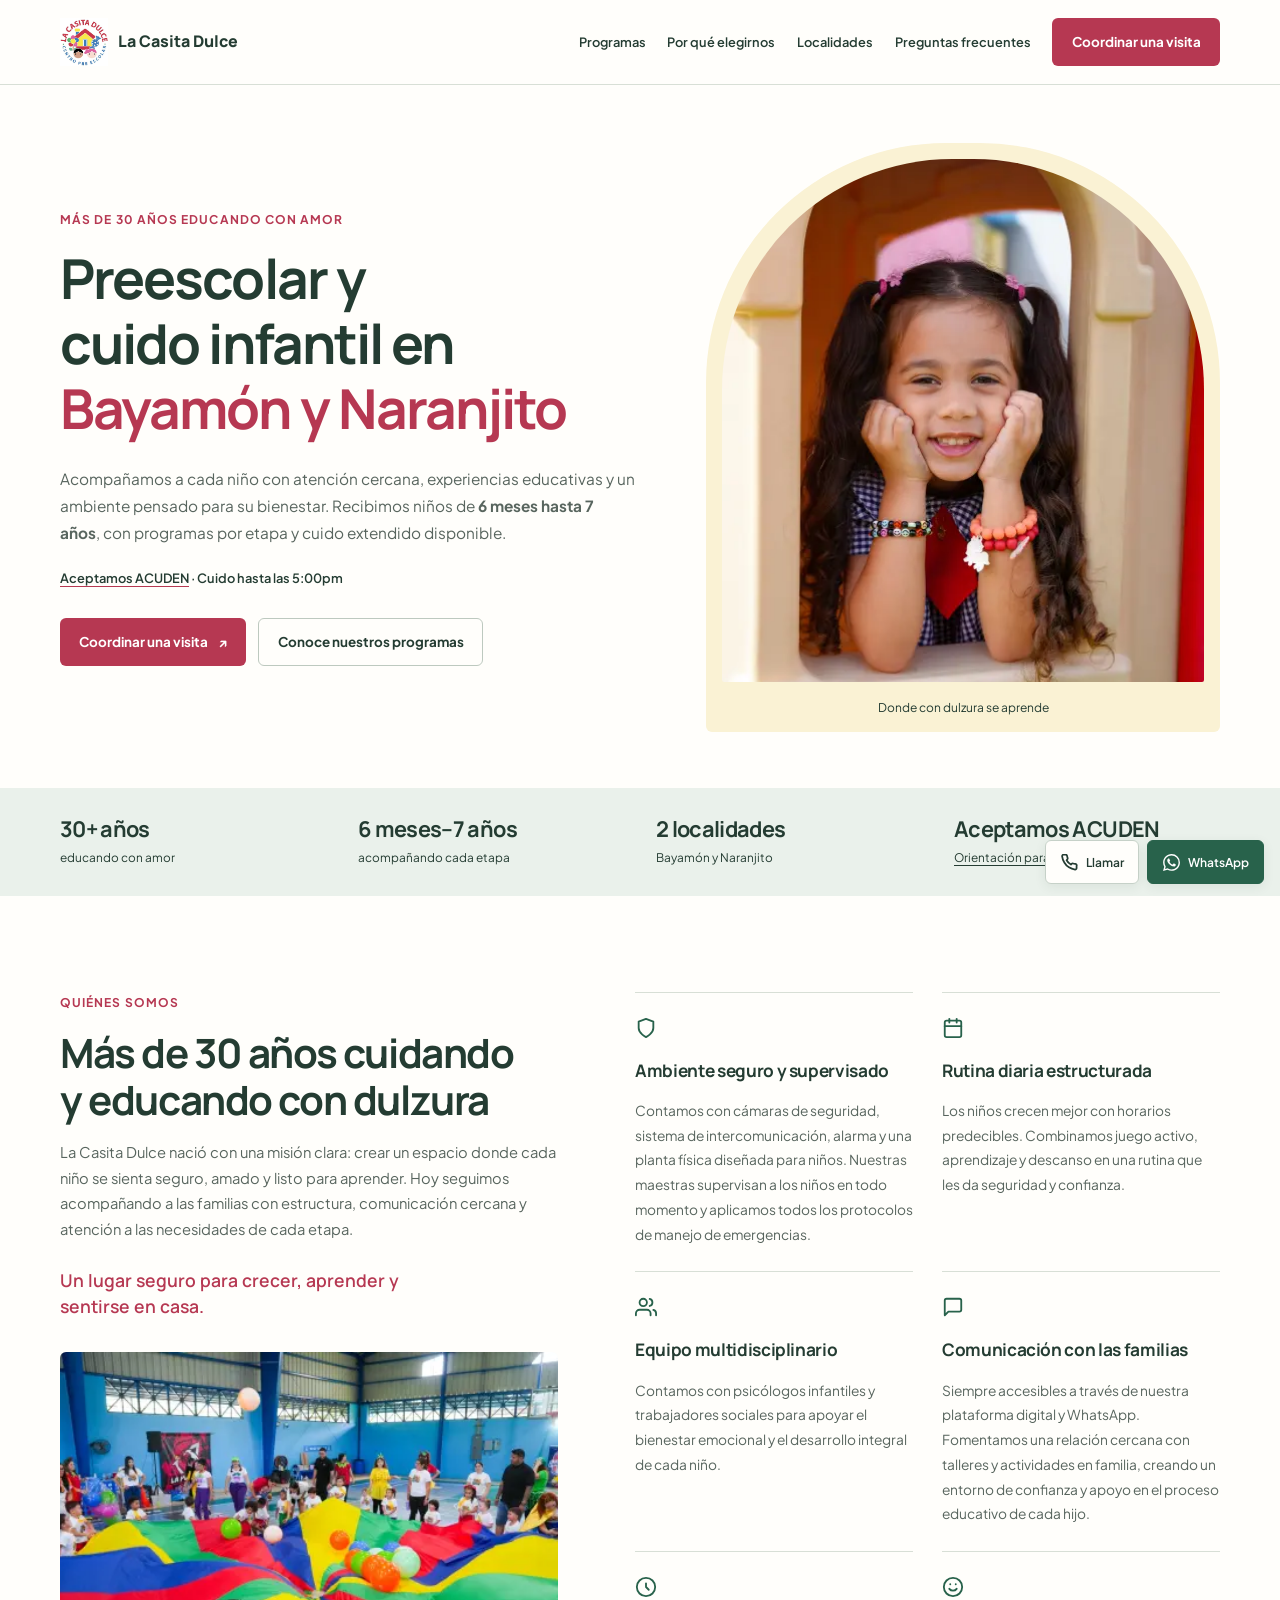
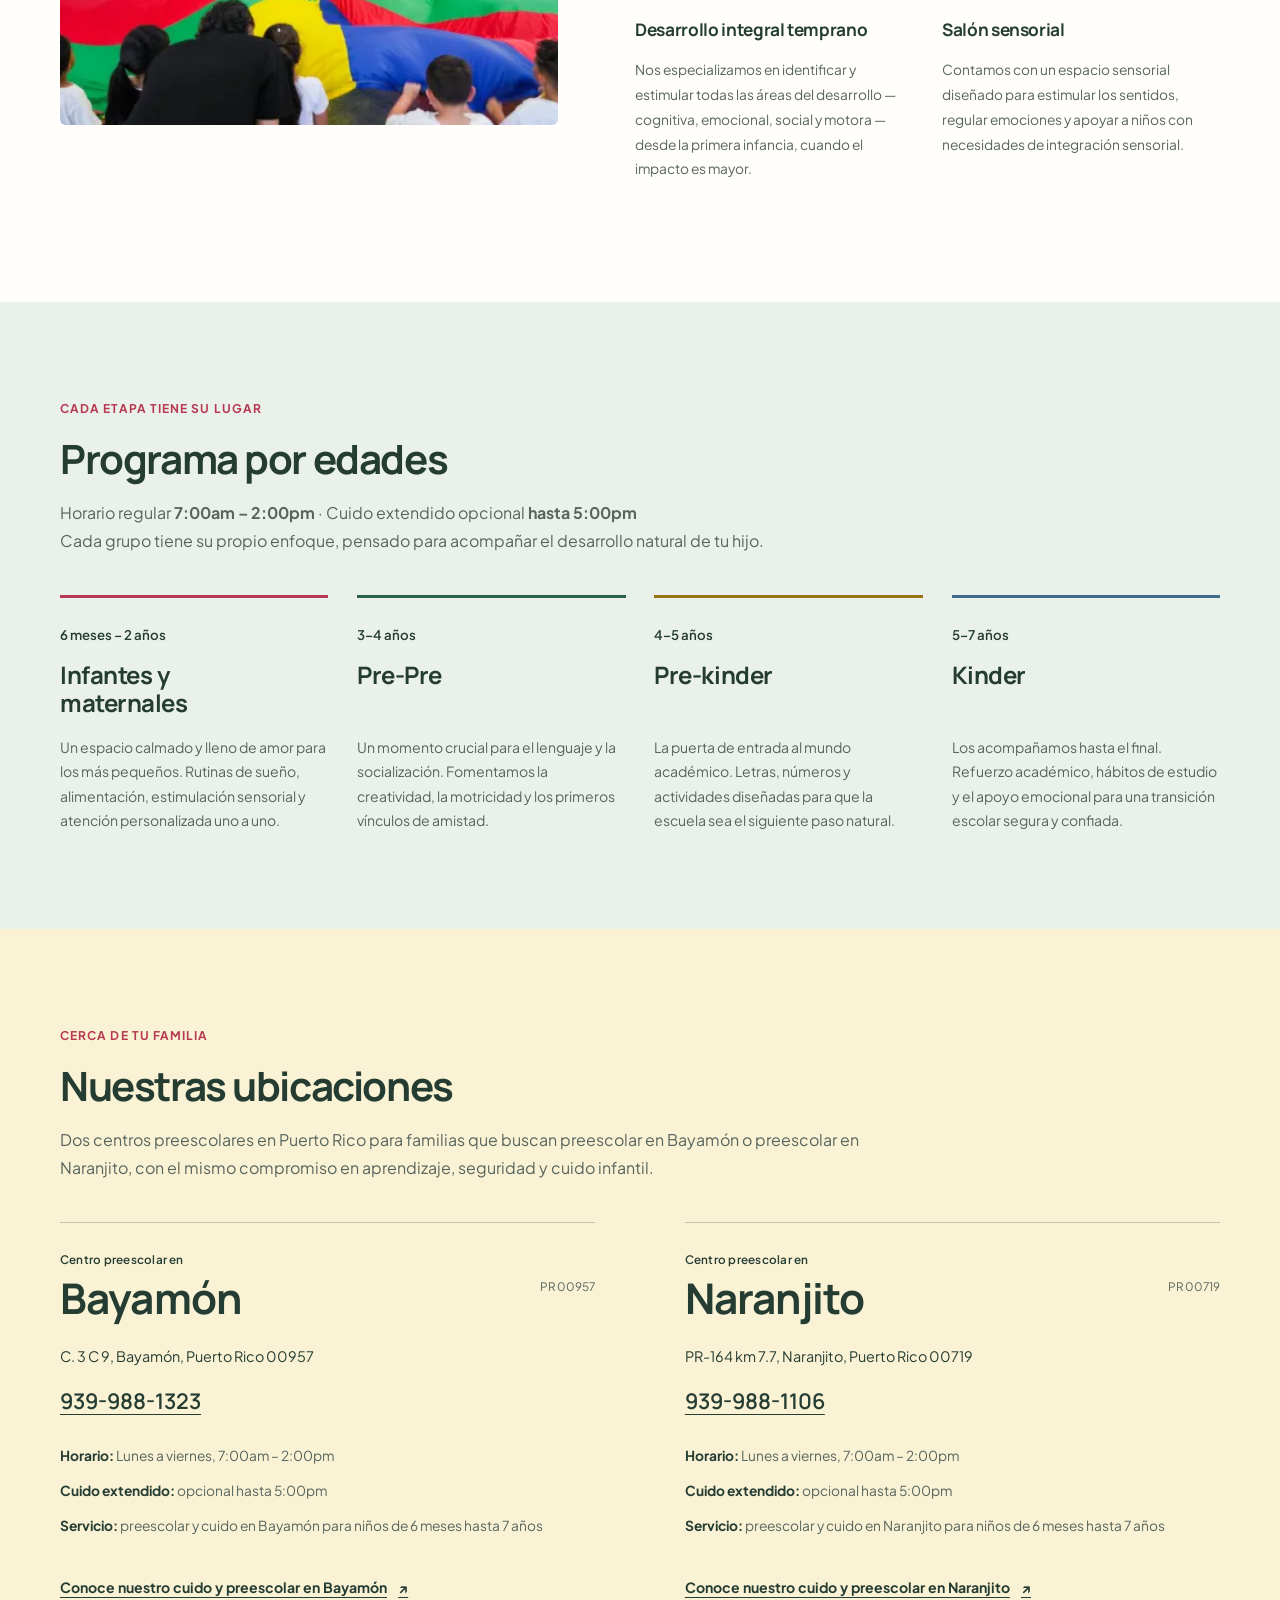
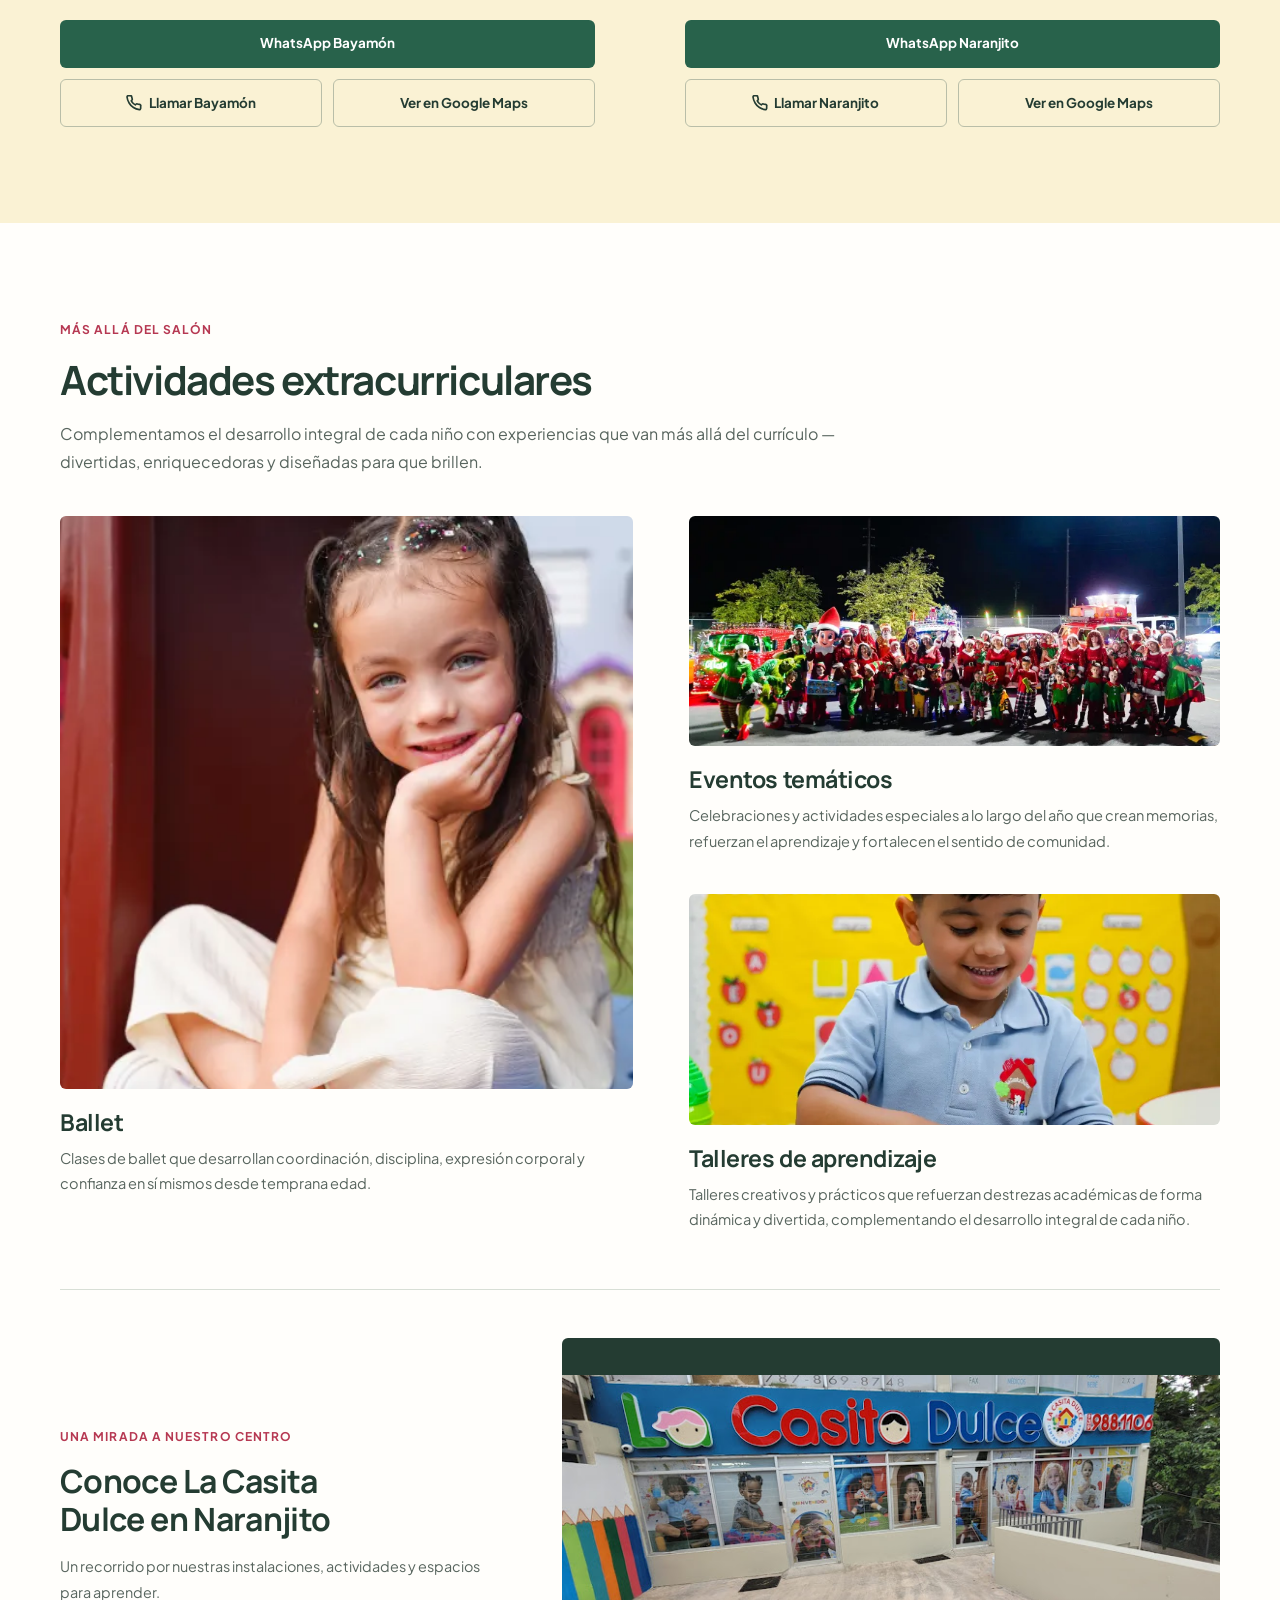
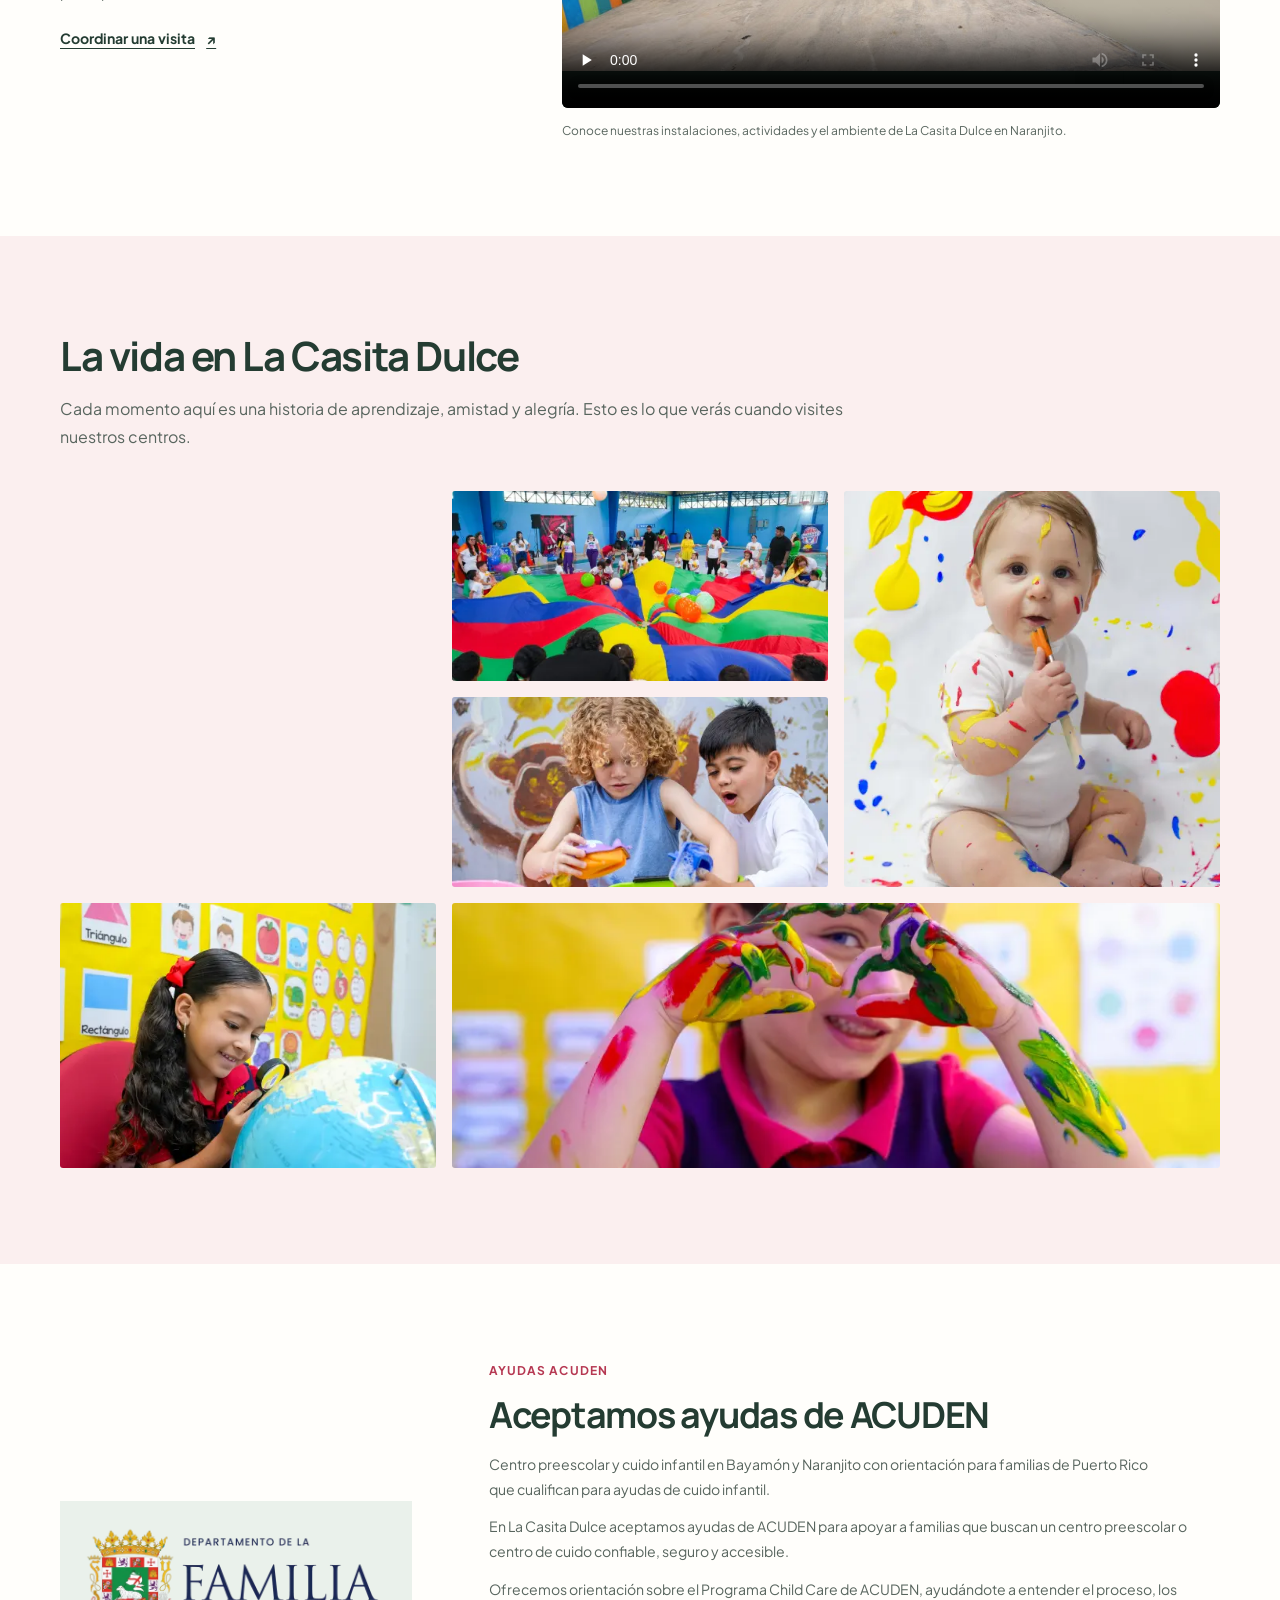
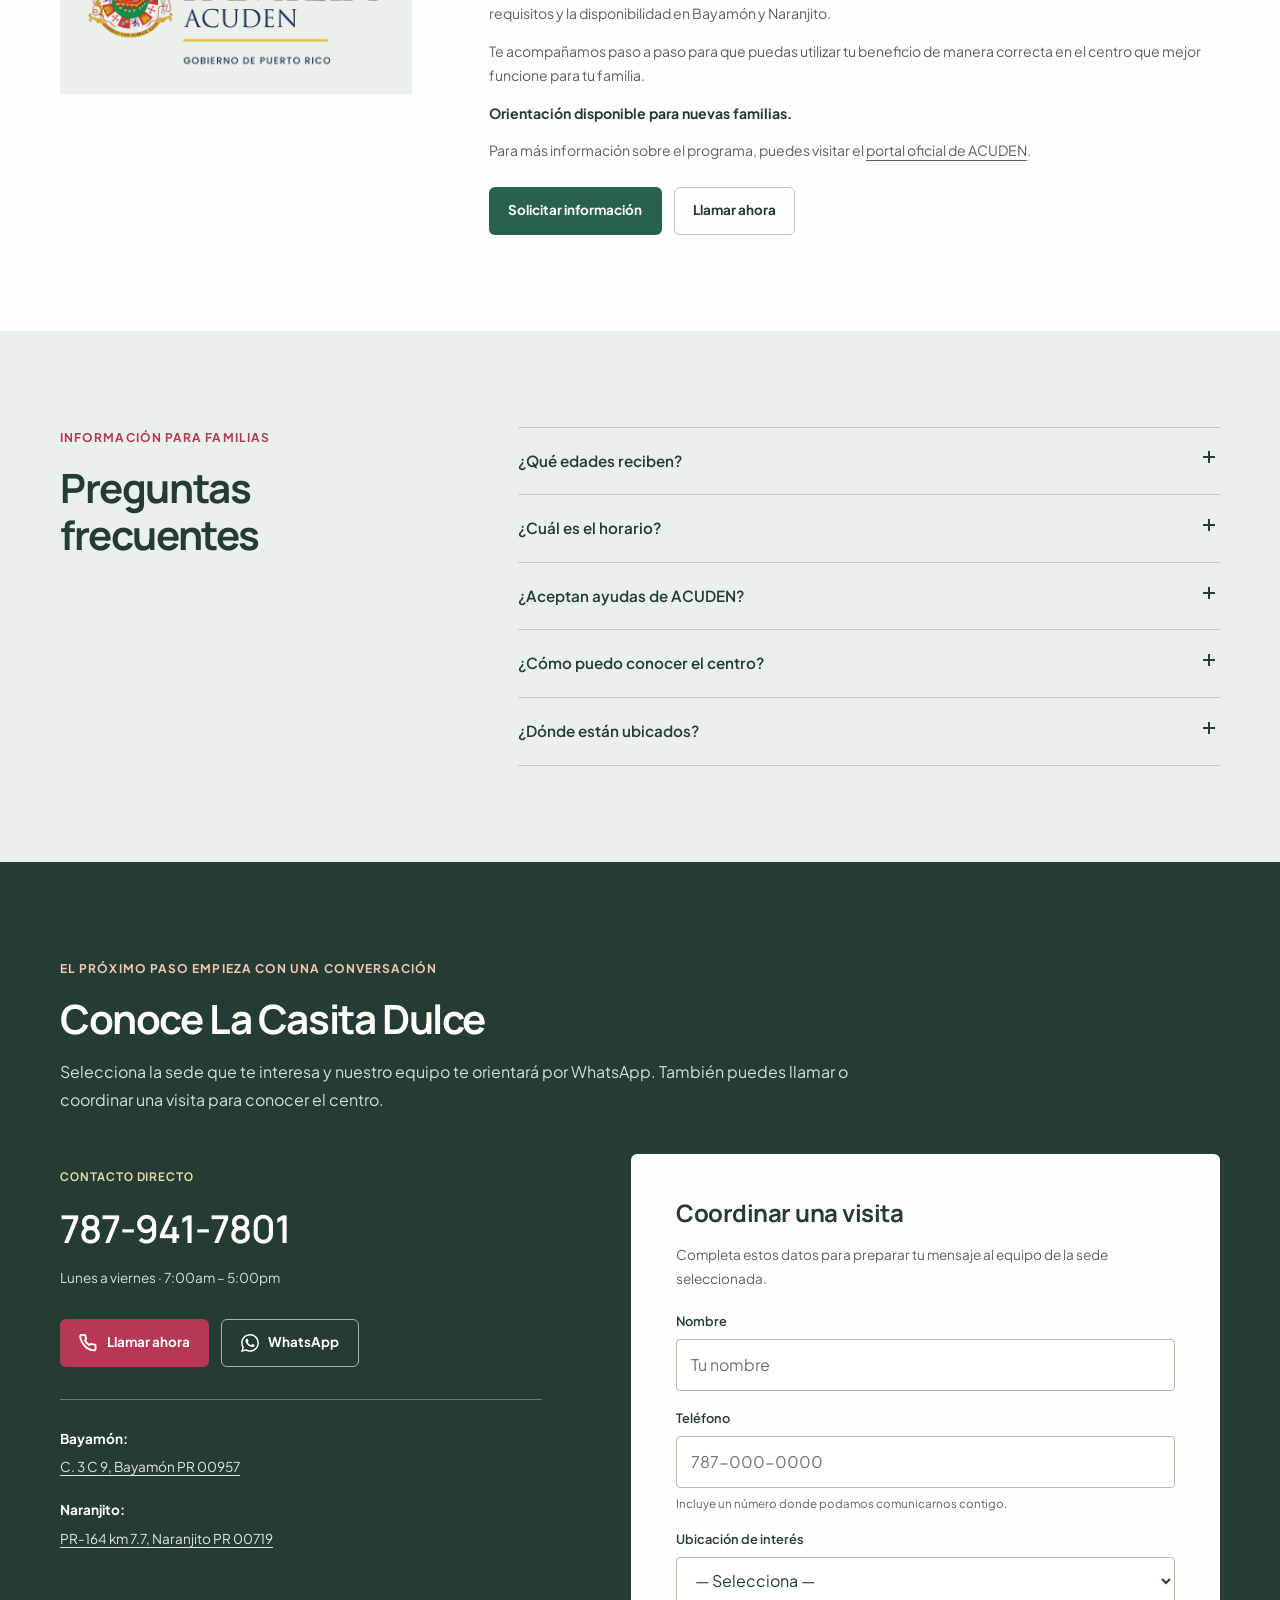
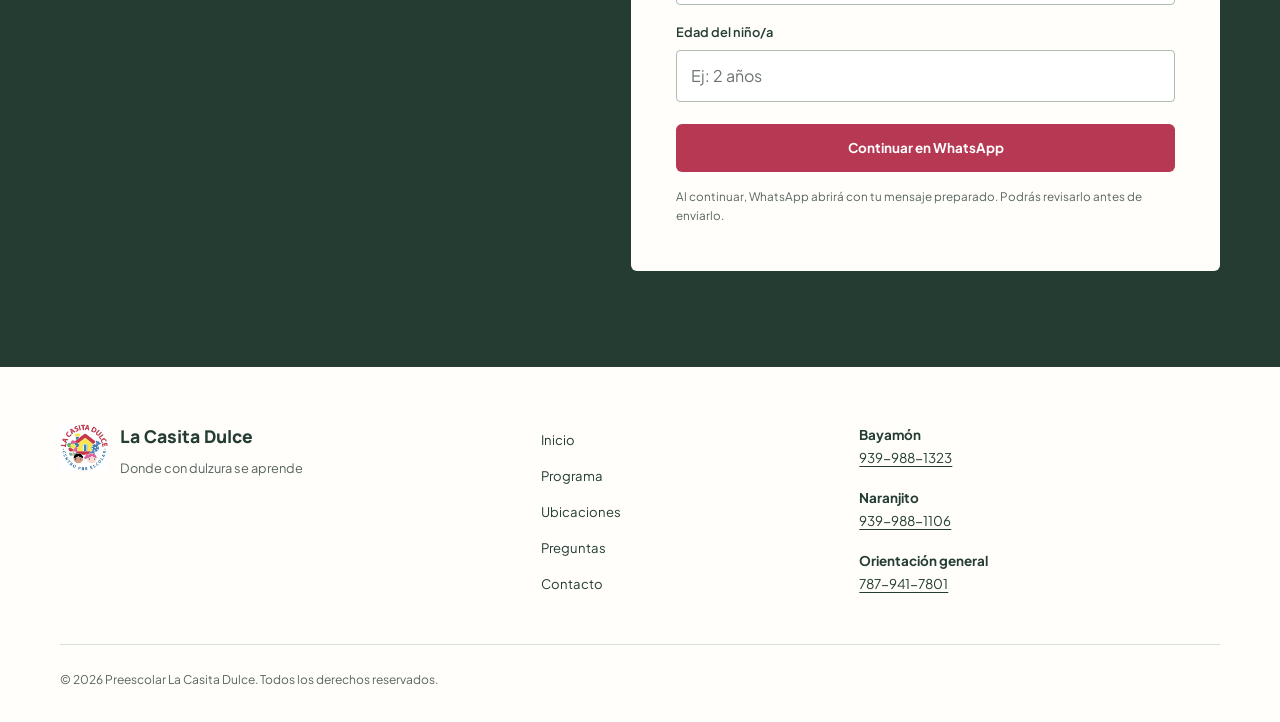
<file: index.html>
<!DOCTYPE html>
<html lang="es-PR">
  <head>
    <!-- Google tag (gtag.js) -->
    <script async src="https://www.googletagmanager.com/gtag/js?id=G-BTZS920YJ0"></script>
    <script>
      window.dataLayer = window.dataLayer || [];
      function gtag(){dataLayer.push(arguments);}
      gtag('js', new Date());

      gtag('config', 'G-BTZS920YJ0');
    </script>

    <meta charset="UTF-8" />
    <meta name="viewport" content="width=device-width, initial-scale=1.0" />

    <!-- SEO primary -->
    <title>Preescolar La Casita Dulce | Cuido Infantil en Bayamón y Naranjito</title>
    <meta
      name="description"
      content="Centro preescolar y cuido infantil en Bayamón y Naranjito, Puerto Rico, para niños de 6 meses hasta 7 años. Programas de pre-k y kinder con horario extendido."
    />
    <link rel="canonical" href="https://lacasitadulcepr.com/" />
    <meta name="robots" content="index, follow" />
    <meta name="theme-color" content="#c9365a" />

    <!-- Open Graph -->
    <meta property="og:type" content="website" />
    <meta property="og:locale" content="es_PR" />
    <meta property="og:site_name" content="Preescolar La Casita Dulce" />
    <meta property="og:title" content="Preescolar La Casita Dulce | Preescolar en Bayamón y Naranjito" />
    <meta
      property="og:description"
      content="Centro preescolar y cuido infantil en Puerto Rico para niños de 6 meses hasta 7 años, con programas de pre-k, kinder y horario extendido."
    />
    <meta property="og:url" content="https://lacasitadulcepr.com/" />
    <meta property="og:image" content="https://lacasitadulcepr.com/images/herocasita.png" />

    <!-- Twitter / X -->
    <meta name="twitter:card" content="summary_large_image" />
    <meta name="twitter:title" content="Preescolar La Casita Dulce | Cuido en Bayamón y Naranjito" />
    <meta name="twitter:description" content="Centro de cuido y preescolar en Puerto Rico para niños de 6 meses hasta 7 años, con pre-k, kinder y atención confiable." />
    <meta name="twitter:image" content="https://lacasitadulcepr.com/images/herocasita.png" />

    <!-- Favicon -->
    <link rel="icon" href="images/logocasita.png" />

    <!-- Fonts -->
    <link rel="preconnect" href="https://fonts.googleapis.com" />
    <link rel="preconnect" href="https://fonts.gstatic.com" crossorigin />
    <link
      href="https://fonts.googleapis.com/css2?family=Manrope:wght@600;700;800&family=Plus+Jakarta+Sans:wght@400;500;600;700;800&display=swap"
      rel="stylesheet"
    />

    <!-- Styles -->
    <link rel="stylesheet" href="css/styles.css" />

    <!-- JSON-LD: Organización + 2 sedes -->
    <script type="application/ld+json">
      {
        "@context": "https://schema.org",
        "@graph": [
          {
            "@type": "Organization",
            "@id": "https://lacasitadulcepr.com/#org",
            "name": "Preescolar La Casita Dulce",
            "url": "https://lacasitadulcepr.com/",
            "telephone": "+1-787-941-7801",
            "logo": "https://lacasitadulcepr.com/images/logocasita.png",
            "image": "https://lacasitadulcepr.com/images/herocasita.png",
            "priceRange": "$$",
            "areaServed": ["Bayamón", "Naranjito"]
          },
          {
            "@type": "Preschool",
            "@id": "https://lacasitadulcepr.com/#bayamon",
            "name": "Preescolar La Casita Dulce — Bayamón",
            "parentOrganization": { "@id": "https://lacasitadulcepr.com/#org" },
            "telephone": "+1-939-988-1323",
            "url": "https://lacasitadulcepr.com/#bayamon",
            "hasMap": "https://maps.app.goo.gl/ckGXR6st6S3V1Ae36",
            "image": "https://lacasitadulcepr.com/images/herocasita.png",
            "openingHours": ["Mo-Fr 07:00-14:00", "Mo-Fr 14:00-17:00"],
            "address": {
              "@type": "PostalAddress",
              "streetAddress": "C. 3 C 9",
              "addressLocality": "Bayamón",
              "addressRegion": "PR",
              "postalCode": "00957",
              "addressCountry": "US"
            },
            "geo": {
              "@type": "GeoCoordinates",
              "latitude": "18.3987",
              "longitude": "-66.1553"
            }
          },
          {
            "@type": "Preschool",
            "@id": "https://lacasitadulcepr.com/#naranjito",
            "name": "Preescolar La Casita Dulce — Naranjito",
            "parentOrganization": { "@id": "https://lacasitadulcepr.com/#org" },
            "telephone": "+1-939-988-1106",
            "url": "https://lacasitadulcepr.com/#naranjito",
            "hasMap": "https://maps.app.goo.gl/JdFhH1vhMzCVps4q7",
            "image": "https://lacasitadulcepr.com/images/herocasita.png",
            "openingHours": ["Mo-Fr 07:00-14:00", "Mo-Fr 14:00-17:00"],
            "address": {
              "@type": "PostalAddress",
              "streetAddress": "PR-164 km 7.7",
              "addressLocality": "Naranjito",
              "addressRegion": "PR",
              "postalCode": "00719",
              "addressCountry": "US"
            }
          }
        ]
      }
    </script>
  </head>

  <body>
    <!-- Skip link accesibilidad -->
    <a class="skip-link" href="#inicio">Saltar al contenido</a>

    <!-- ===== HEADER ===== -->
    <header class="site-header">
      <div class="container nav-wrap">
        <a class="brand" href="#inicio">
          <img src="images/logocasita.png" alt="" width="44" height="44" />
          <span>La Casita Dulce</span>
        </a>
        <button class="menu-toggle" type="button" aria-label="Abrir menú" aria-expanded="false" aria-controls="site-nav">
          <span class="menu-icon" aria-hidden="true"></span>
          Menú
        </button>
        <nav id="site-nav" class="site-nav" aria-label="Navegación principal">
          <a href="#programa">Programas</a>
          <a href="#porque">Por qué elegirnos</a>
          <a href="#sedes">Localidades</a>
          <a href="#preguntas">Preguntas frecuentes</a>
          <a href="#contacto" class="nav-cta">Coordinar una visita</a>
        </nav>
      </div>
    </header>

    <!-- ===== MAIN ===== -->
    <main id="inicio">

      <!-- 1. HERO -->
      <section class="hero" aria-labelledby="hero-heading">
        <div class="container hero-grid">
          <div class="hero-copy">
            <p class="eyebrow">Más de 30 años educando con amor</p>
            <h1 id="hero-heading">Preescolar y cuido infantil en <span>Bayamón y Naranjito</span></h1>
            <p class="hero-desc">
              Acompañamos a cada niño con atención cercana, experiencias educativas y un ambiente pensado para su bienestar. Recibimos niños de <strong>6 meses hasta 7 años</strong>, con programas por etapa y cuido extendido disponible.
            </p>
            <p class="hero-note"><a href="#acuden">Aceptamos ACUDEN</a><span aria-hidden="true"> · </span>Cuido hasta las 5:00pm</p>
            <div class="cta-row">
              <a class="btn btn-primary" href="#contacto">Coordinar una visita <span aria-hidden="true">↗</span></a>
              <a class="btn btn-outline" href="#programa">Conoce nuestros programas</a>
            </div>
          </div>
          <figure class="hero-photo">
            <img src="images/optimized/nina-sonriendo-01-800.webp"
              srcset="images/optimized/nina-sonriendo-01-480.webp 480w, images/optimized/nina-sonriendo-01-800.webp 800w"
              sizes="(min-width: 1200px) 490px, (min-width: 900px) 43vw, (min-width: 600px) 440px, calc(100vw - 40px)"
              width="800" height="1201" alt="Niña sonriendo en la ventana de una casita de juego en La Casita Dulce"
              fetchpriority="high" decoding="async" />
            <figcaption>Donde con dulzura se aprende</figcaption>
          </figure>
        </div>
      </section>

      <div class="trust-band" aria-label="La Casita Dulce en breve">
        <ul class="container trust-list">
          <li><strong>30+ años</strong><span>educando con amor</span></li>
          <li><strong>6 meses–7 años</strong><span>acompañando cada etapa</span></li>
          <li><strong>2 localidades</strong><span>Bayamón y Naranjito</span></li>
          <li><strong>Aceptamos ACUDEN</strong><a href="#acuden">Orientación para familias <span aria-hidden="true">↗</span></a></li>
        </ul>
      </div>

      <!-- 2. POR QUÉ LA CASITA DULCE -->
      <section class="section section-muted" id="porque" aria-labelledby="porque-heading">
        <div class="container">
          <div class="trust-intro">
            <p class="eyebrow">Quiénes somos</p>
            <h2 id="porque-heading">Más de 30 años cuidando y educando con dulzura</h2>
            <p class="section-desc">La Casita Dulce nació con una misión clara: crear un espacio donde cada niño se sienta seguro, amado y listo para aprender. Hoy seguimos acompañando a las familias con estructura, comunicación cercana y atención a las necesidades de cada etapa.</p>
            <p class="trust-motto">Un lugar seguro para crecer, aprender y sentirse en casa.</p>
            <div class="trust-photo">
              <img
                src="images/optimized/ninos-field-day-800.webp"
                srcset="images/optimized/ninos-field-day-480.webp 480w, images/optimized/ninos-field-day-800.webp 800w"
                sizes="(min-width: 1200px) 468px, (min-width: 900px) 40vw, (min-width: 720px) 680px, calc(100vw - 40px)"
                width="800"
                height="534"
                alt="Niños participando en una actividad al aire libre en La Casita Dulce"
                loading="lazy"
                decoding="async"
              />
            </div>
          </div>
          <div class="features-grid">
            <article class="feature-card">
              <div class="feature-icon" aria-hidden="true">
                <svg width="22" height="22" viewBox="0 0 24 24" fill="none" stroke="currentColor" stroke-width="2" stroke-linecap="round" stroke-linejoin="round"><path d="M12 22s8-4 8-10V5l-8-3-8 3v7c0 6 8 10 8 10z"/></svg>
              </div>
              <h3>Ambiente seguro y supervisado</h3>
              <p>Contamos con cámaras de seguridad, sistema de intercomunicación, alarma y una planta física diseñada para niños. Nuestras maestras supervisan a los niños en todo momento y aplicamos todos los protocolos de manejo de emergencias.</p>
            </article>
            <article class="feature-card">
              <div class="feature-icon" aria-hidden="true">
                <svg width="22" height="22" viewBox="0 0 24 24" fill="none" stroke="currentColor" stroke-width="2" stroke-linecap="round" stroke-linejoin="round"><rect x="3" y="4" width="18" height="18" rx="2" ry="2"/><line x1="16" y1="2" x2="16" y2="6"/><line x1="8" y1="2" x2="8" y2="6"/><line x1="3" y1="10" x2="21" y2="10"/></svg>
              </div>
              <h3>Rutina diaria estructurada</h3>
              <p>Los niños crecen mejor con horarios predecibles. Combinamos juego activo, aprendizaje y descanso en una rutina que les da seguridad y confianza.</p>
            </article>
            <article class="feature-card">
              <div class="feature-icon" aria-hidden="true">
                <svg width="22" height="22" viewBox="0 0 24 24" fill="none" stroke="currentColor" stroke-width="2" stroke-linecap="round" stroke-linejoin="round"><path d="M17 21v-2a4 4 0 0 0-4-4H5a4 4 0 0 0-4 4v2"/><circle cx="9" cy="7" r="4"/><path d="M23 21v-2a4 4 0 0 0-3-3.87"/><path d="M16 3.13a4 4 0 0 1 0 7.75"/></svg>
              </div>
              <h3>Equipo multidisciplinario</h3>
              <p>Contamos con psicólogos infantiles y trabajadores sociales para apoyar el bienestar emocional y el desarrollo integral de cada niño.</p>
            </article>
            <article class="feature-card">
              <div class="feature-icon" aria-hidden="true">
                <svg width="22" height="22" viewBox="0 0 24 24" fill="none" stroke="currentColor" stroke-width="2" stroke-linecap="round" stroke-linejoin="round"><path d="M21 15a2 2 0 0 1-2 2H7l-4 4V5a2 2 0 0 1 2-2h14a2 2 0 0 1 2 2z"/></svg>
              </div>
              <h3>Comunicación con las familias</h3>
              <p>Siempre accesibles a través de nuestra plataforma digital y WhatsApp. Fomentamos una relación cercana con talleres y actividades en familia, creando un entorno de confianza y apoyo en el proceso educativo de cada hijo.</p>
            </article>
            <article class="feature-card">
              <div class="feature-icon" aria-hidden="true">
                <svg width="22" height="22" viewBox="0 0 24 24" fill="none" stroke="currentColor" stroke-width="2" stroke-linecap="round" stroke-linejoin="round"><path d="M12 2a10 10 0 1 0 0 20 10 10 0 0 0 0-20z"/><path d="M12 8v4l3 3"/></svg>
              </div>
              <h3>Desarrollo integral temprano</h3>
              <p>Nos especializamos en identificar y estimular todas las áreas del desarrollo — cognitiva, emocional, social y motora — desde la primera infancia, cuando el impacto es mayor.</p>
            </article>
            <article class="feature-card">
              <div class="feature-icon" aria-hidden="true">
                <svg width="22" height="22" viewBox="0 0 24 24" fill="none" stroke="currentColor" stroke-width="2" stroke-linecap="round" stroke-linejoin="round"><circle cx="12" cy="12" r="10"/><path d="M8 14s1.5 2 4 2 4-2 4-2"/><line x1="9" y1="9" x2="9.01" y2="9"/><line x1="15" y1="9" x2="15.01" y2="9"/></svg>
              </div>
              <h3>Salón sensorial</h3>
              <p>Contamos con un espacio sensorial diseñado para estimular los sentidos, regular emociones y apoyar a niños con necesidades de integración sensorial.</p>
            </article>
          </div>
        </div>
      </section>

      <!-- 3. PROGRAMA POR EDADES -->
      <section class="section" id="programa" aria-labelledby="programa-heading">
        <div class="container">
          <p class="eyebrow">Cada etapa tiene su lugar</p>
          <h2 id="programa-heading">Programa por edades</h2>
          <p class="section-desc">
            Horario regular <strong>7:00am – 2:00pm</strong> · Cuido extendido opcional <strong>hasta 5:00pm</strong><br>
            Cada grupo tiene su propio enfoque, pensado para acompañar el desarrollo natural de tu hijo.
          </p>
          <div class="ages-grid">
            <article class="age-card">
              <div class="age-badge">6 meses – 2 años</div>
              <h3>Infantes y maternales</h3>
              <p>Un espacio calmado y lleno de amor para los más pequeños. Rutinas de sueño, alimentación, estimulación sensorial y atención personalizada uno a uno.</p>
            </article>
            <article class="age-card">
              <div class="age-badge">3–4 años</div>
              <h3>Pre-Pre</h3>
              <p>Un momento crucial para el lenguaje y la socialización. Fomentamos la creatividad, la motricidad y los primeros vínculos de amistad.</p>
            </article>
            <article class="age-card">
              <div class="age-badge">4–5 años</div>
              <h3>Pre-kinder</h3>
              <p>La puerta de entrada al mundo académico. Letras, números y actividades diseñadas para que la escuela sea el siguiente paso natural.</p>
            </article>
            <article class="age-card">
              <div class="age-badge">5–7 años</div>
              <h3>Kinder</h3>
              <p>Los acompañamos hasta el final. Refuerzo académico, hábitos de estudio y el apoyo emocional para una transición escolar segura y confiada.</p>
            </article>
          </div>
        </div>
      </section>

      <!-- 4. NUESTRAS SEDES -->
      <section class="section section-muted" id="sedes" aria-labelledby="sedes-heading">
        <div class="container">
          <p class="eyebrow">Cerca de tu familia</p>
          <h2 id="sedes-heading">Nuestras ubicaciones</h2>
          <p class="section-desc">Dos centros preescolares en Puerto Rico para familias que buscan preescolar en Bayamón o preescolar en Naranjito, con el mismo compromiso en aprendizaje, seguridad y cuido infantil.</p>
          <div class="locations-grid">

            <!-- Bayamón -->
            <article class="location-card" id="bayamon">
              <div class="location-header">
                <h3><span>Centro preescolar en</span> Bayamón</h3>
                <span class="location-tag">PR 00957</span>
              </div>
              <address class="location-address">
                C. 3 C 9, Bayamón, Puerto Rico 00957
              </address>
              <a class="location-phone" href="tel:+19399881323">939-988-1323</a>
              <ul class="location-details">
                <li><strong>Horario:</strong> Lunes a viernes, 7:00am – 2:00pm</li>
                <li><strong>Cuido extendido:</strong> opcional hasta 5:00pm</li>
                <li><strong>Servicio:</strong> preescolar y cuido en Bayamón para niños de 6 meses hasta 7 años</li>
              </ul>
              <p><a class="text-link" href="/bayamon/">Conoce nuestro cuido y preescolar en Bayamón <span aria-hidden="true">↗</span></a></p>
              <div class="location-ctas">
                <a
                  href="https://wa.me/19399881323?text=Hola%2C%20deseo%20información%20y%20tour%20en%20el%20centro%20de%20Bayamón."
                  target="_blank"
                  rel="noopener noreferrer"
                  class="btn btn-whatsapp btn-sm"
                >
                  WhatsApp Bayamón
                </a>
                <a href="tel:+19399881323" class="btn btn-primary btn-sm">
                  <svg aria-hidden="true" width="16" height="16" viewBox="0 0 24 24" fill="none" stroke="currentColor" stroke-width="2.5" stroke-linecap="round" stroke-linejoin="round"><path d="M22 16.92v3a2 2 0 0 1-2.18 2 19.79 19.79 0 0 1-8.63-3.07A19.5 19.5 0 0 1 4.69 12 19.79 19.79 0 0 1 1.61 3.39 2 2 0 0 1 3.6 1h3a2 2 0 0 1 2 1.72 12.84 12.84 0 0 0 .7 2.81 2 2 0 0 1-.45 2.11L7.91 8.77a16 16 0 0 0 6.06 6.06l.99-.99a2 2 0 0 1 2.11-.45 12.84 12.84 0 0 0 2.81.7A2 2 0 0 1 22 16.92z"/></svg>
                  Llamar Bayamón
                </a>
                <a
                  href="https://maps.app.goo.gl/ckGXR6st6S3V1Ae36"
                  target="_blank"
                  rel="noopener noreferrer"
                  class="btn btn-outline"
                >
                  Ver en Google Maps
                </a>
              </div>
            </article>

            <!-- Naranjito -->
            <article class="location-card" id="naranjito">
              <div class="location-header">
                <h3><span>Centro preescolar en</span> Naranjito</h3>
                <span class="location-tag">PR 00719</span>
              </div>
              <address class="location-address">
                PR-164 km 7.7, Naranjito, Puerto Rico 00719
              </address>
              <a class="location-phone" href="tel:+19399881106">939-988-1106</a>
              <ul class="location-details">
                <li><strong>Horario:</strong> Lunes a viernes, 7:00am – 2:00pm</li>
                <li><strong>Cuido extendido:</strong> opcional hasta 5:00pm</li>
                <li><strong>Servicio:</strong> preescolar y cuido en Naranjito para niños de 6 meses hasta 7 años</li>
              </ul>
              <p><a class="text-link" href="/naranjito/">Conoce nuestro cuido y preescolar en Naranjito <span aria-hidden="true">↗</span></a></p>
              <div class="location-ctas">
                <a
                  href="https://wa.me/19399881106?text=Hola%2C%20deseo%20información%20y%20tour%20en%20el%20centro%20de%20Naranjito."
                  target="_blank"
                  rel="noopener noreferrer"
                  class="btn btn-whatsapp btn-sm"
                >
                  WhatsApp Naranjito
                </a>
                <a href="tel:+19399881106" class="btn btn-primary btn-sm">
                  <svg aria-hidden="true" width="16" height="16" viewBox="0 0 24 24" fill="none" stroke="currentColor" stroke-width="2.5" stroke-linecap="round" stroke-linejoin="round"><path d="M22 16.92v3a2 2 0 0 1-2.18 2 19.79 19.79 0 0 1-8.63-3.07A19.5 19.5 0 0 1 4.69 12 19.79 19.79 0 0 1 1.61 3.39 2 2 0 0 1 3.6 1h3a2 2 0 0 1 2 1.72 12.84 12.84 0 0 0 .7 2.81 2 2 0 0 1-.45 2.11L7.91 8.77a16 16 0 0 0 6.06 6.06l.99-.99a2 2 0 0 1 2.11-.45 12.84 12.84 0 0 0 2.81.7A2 2 0 0 1 22 16.92z"/></svg>
                  Llamar Naranjito
                </a>
                <a
                  href="https://maps.app.goo.gl/JdFhH1vhMzCVps4q7"
                  target="_blank"
                  rel="noopener noreferrer"
                  class="btn btn-outline"
                >
                  Ver en Google Maps
                </a>
              </div>
            </article>

          </div>
        </div>
      </section>

      <!-- 5. ACTIVIDADES EXTRACURRICULARES -->
      <section class="section section-muted" id="extracurriculares" aria-labelledby="extra-heading">
        <div class="container">
          <p class="eyebrow">Más allá del salón</p>
          <h2 id="extra-heading">Actividades extracurriculares</h2>
          <p class="section-desc">Complementamos el desarrollo integral de cada niño con experiencias que van más allá del currículo — divertidas, enriquecedoras y diseñadas para que brillen.</p>
          <div class="extra-grid">
            <article class="extra-card">
              <div class="extra-img-wrap">
                <img src="images/optimized/nina-sonriendo-02-480.webp" srcset="images/optimized/nina-sonriendo-02-480.webp 480w, images/optimized/nina-sonriendo-02-720.webp 720w" sizes="(min-width: 1200px) 540px, (min-width: 600px) 45vw, calc(100vw - 40px)" width="480" height="721" alt="Niña en clases de ballet en La Casita Dulce" loading="lazy" decoding="async" />
              </div>
              <div class="extra-body">
                <h3>Ballet</h3>
                <p>Clases de ballet que desarrollan coordinación, disciplina, expresión corporal y confianza en sí mismos desde temprana edad.</p>
              </div>
            </article>
            <article class="extra-card">
              <div class="extra-img-wrap">
                <img src="images/optimized/Actividad-navidad-grupo-480.webp" srcset="images/optimized/Actividad-navidad-grupo-480.webp 480w, images/optimized/Actividad-navidad-grupo-720.webp 720w" sizes="(min-width: 1200px) 540px, (min-width: 600px) 45vw, calc(100vw - 40px)" width="480" height="320" alt="Celebración navideña en grupo en La Casita Dulce" loading="lazy" decoding="async" />
              </div>
              <div class="extra-body">
                <h3>Eventos temáticos</h3>
                <p>Celebraciones y actividades especiales a lo largo del año que crean memorias, refuerzan el aprendizaje y fortalecen el sentido de comunidad.</p>
              </div>
            </article>
            <article class="extra-card">
              <div class="extra-img-wrap">
                <img src="images/optimized/nino-jugando-01-480.webp" srcset="images/optimized/nino-jugando-01-480.webp 480w, images/optimized/nino-jugando-01-720.webp 720w" sizes="(min-width: 1200px) 540px, (min-width: 600px) 45vw, calc(100vw - 40px)" width="480" height="507" alt="Niño jugando en La Casita Dulce" loading="lazy" decoding="async" />
              </div>
              <div class="extra-body">
                <h3>Talleres de aprendizaje</h3>
                <p>Talleres creativos y prácticos que refuerzan destrezas académicas de forma dinámica y divertida, complementando el desarrollo integral de cada niño.</p>
              </div>
            </article>
          </div>
          <div class="experience-film">
            <div class="film-copy">
              <p class="eyebrow">Una mirada a nuestro centro</p>
              <h3>Conoce La Casita Dulce en Naranjito</h3>
              <p>Un recorrido por nuestras instalaciones, actividades y espacios para aprender.</p>
              <a class="text-link" href="#contacto">Coordinar una visita <span aria-hidden="true">↗</span></a>
            </div>
            <div class="film-media">
              <video
                controls
                playsinline
                preload="none"
                poster="images/herocasita.png"
                aria-label="Video institucional de Preescolar La Casita Dulce en Naranjito"
                aria-describedby="hero-video-caption"
              >
                <source src="Video/naranjito-preescolar-720p.m4v" type="video/mp4" />
                Tu navegador no puede reproducir este video.
                <a href="Video/naranjito-preescolar-720p.m4v">Abrir el video institucional</a>.
              </video>
              <p id="hero-video-caption" class="hero-video-caption">Conoce nuestras instalaciones, actividades y el ambiente de La Casita Dulce en Naranjito.</p>
            </div>
          </div>
        </div>
      </section>

      <!-- 6. GALERÍA -->
      <section class="section" id="galeria" aria-labelledby="galeria-heading">
        <div class="container">
          <h2 id="galeria-heading">La vida en La Casita Dulce</h2>
          <p class="section-desc">Cada momento aquí es una historia de aprendizaje, amistad y alegría. Esto es lo que verás cuando visites nuestros centros.</p>
          <div class="gallery-grid">
            <img src="images/optimized/nina-sonriendo-01-480.webp" srcset="images/optimized/nina-sonriendo-01-480.webp 480w, images/optimized/nina-sonriendo-01-800.webp 800w" sizes="(min-width: 1200px) 376px, (min-width: 600px) 30vw, 44vw" width="480" height="721" alt="Niña sonriendo en el preescolar" loading="lazy" decoding="async" />
            <img src="images/optimized/ninos-field-day-480.webp" srcset="images/optimized/ninos-field-day-480.webp 480w, images/optimized/ninos-field-day-800.webp 800w" sizes="(min-width: 1200px) 376px, (min-width: 600px) 30vw, 44vw" width="480" height="320" alt="Niños en actividad de Field Day en La Casita Dulce" loading="lazy" decoding="async" />
            <img src="images/optimized/nino-pintura-02-480.webp" srcset="images/optimized/nino-pintura-02-480.webp 480w, images/optimized/nino-pintura-02-800.webp 800w" sizes="(min-width: 1200px) 376px, (min-width: 600px) 30vw, 44vw" width="480" height="721" alt="Niño pintando en La Casita Dulce" loading="lazy" decoding="async" />
            <img src="images/optimized/nina-estudiando-01-480.webp" srcset="images/optimized/nina-estudiando-01-480.webp 480w, images/optimized/nina-estudiando-01-800.webp 800w" sizes="(min-width: 1200px) 376px, (min-width: 600px) 30vw, 44vw" width="480" height="721" alt="Niña aprendiendo en el salón" loading="lazy" decoding="async" />
            <img src="images/optimized/nino-jugando-burbuja-closeup-480.webp" srcset="images/optimized/nino-jugando-burbuja-closeup-480.webp 480w, images/optimized/nino-jugando-burbuja-closeup-800.webp 800w" sizes="(min-width: 1200px) 376px, (min-width: 600px) 30vw, 44vw" width="480" height="320" alt="Niño jugando con burbujas en La Casita Dulce" loading="lazy" decoding="async" />
            <img src="images/optimized/nina-corazon-01-480.webp" srcset="images/optimized/nina-corazon-01-480.webp 480w, images/optimized/nina-corazon-01-800.webp 800w" sizes="(min-width: 1200px) 768px, (min-width: 900px) 64vw, (min-width: 600px) 30vw, calc(100vw - 40px)" width="480" height="320" alt="Niña feliz haciendo un corazón" loading="lazy" decoding="async" />
          </div>
        </div>
      </section>

      <!-- 7. AYUDAS ACUDEN -->
      <section class="section" id="acuden" aria-labelledby="acuden-heading">
        <div class="container">
          <div class="location-card acuden-card">
            <div class="acuden-grid">
              <div class="acuden-media">
                <img
                  src="images/optimized/acuden-640.webp"
                  srcset="images/optimized/acuden-640.webp 640w, images/optimized/acuden-960.webp 960w"
                  sizes="(min-width: 1200px) 310px, (min-width: 700px) 27vw, 300px"
                  alt="Ayudas ACUDEN para preescolar en Bayamón y Naranjito Puerto Rico"
                  width="640"
                  height="304"
                  loading="lazy"
                />
              </div>
              <div class="acuden-copy">
                <p class="eyebrow">Ayudas ACUDEN</p>
                <h2 id="acuden-heading" class="section-title">Aceptamos ayudas de ACUDEN</h2>
                <p class="section-desc">Centro preescolar y cuido infantil en Bayamón y Naranjito con orientación para familias de Puerto Rico que cualifican para ayudas de cuido infantil.</p>
                <p>En La Casita Dulce aceptamos ayudas de ACUDEN para apoyar a familias que buscan un centro preescolar o centro de cuido confiable, seguro y accesible.</p>
                <p>Ofrecemos orientación sobre el Programa Child Care de ACUDEN, ayudándote a entender el proceso, los requisitos y la disponibilidad en Bayamón y Naranjito.</p>
                <p>Te acompañamos paso a paso para que puedas utilizar tu beneficio de manera correcta en el centro que mejor funcione para tu familia.</p>
                <p class="acuden-note"><strong>Orientación disponible para nuevas familias.</strong></p>
                <p>Para más información sobre el programa, puedes visitar el <a class="acuden-inline-link" href="https://www.acuden.pr.gov/" target="_blank" rel="noopener noreferrer">portal oficial de ACUDEN</a>.</p>
                <div class="cta-row">
                  <a
                    class="btn btn-whatsapp"
                    href="https://wa.me/17879417801?text=Hola%2C%20deseo%20informaci%C3%B3n%20sobre%20ayudas%20de%20ACUDEN%20en%20La%20Casita%20Dulce."
                    target="_blank"
                    rel="noopener noreferrer"
                  >
                    Solicitar información
                  </a>
                  <a class="btn btn-outline" href="tel:+17879417801">Llamar ahora</a>
                </div>
              </div>
            </div>
          </div>
        </div>
      </section>

      <!-- 8. PREGUNTAS FRECUENTES -->
      <section class="section section-muted" id="preguntas" aria-labelledby="preguntas-heading">
        <div class="container faq-wrap">
          <p class="eyebrow">Información para familias</p>
          <h2 id="preguntas-heading">Preguntas frecuentes</h2>
          <div class="faq-list">
            <details>
              <summary>¿Qué edades reciben?</summary>
              <p>Recibimos niños desde los 6 meses hasta los 7 años, con grupos y actividades adaptados a cada etapa.</p>
            </details>
            <details>
              <summary>¿Cuál es el horario?</summary>
              <p>El horario regular es de lunes a viernes, de 7:00am a 2:00pm. El cuido extendido es opcional hasta las 5:00pm.</p>
            </details>
            <details>
              <summary>¿Aceptan ayudas de ACUDEN?</summary>
              <p>Sí. Orientamos a las familias sobre el Programa Child Care de ACUDEN y la disponibilidad en nuestras sedes.</p>
            </details>
            <details>
              <summary>¿Cómo puedo conocer el centro?</summary>
              <p>Puedes seleccionar tu sede en el formulario, escribir por WhatsApp o llamar directamente para solicitar orientación y coordinar una visita.</p>
            </details>
            <details>
              <summary>¿Dónde están ubicados?</summary>
              <p>Tenemos centros en Bayamón, en C. 3 C 9, y en Naranjito, en PR-164 km 7.7.</p>
            </details>
          </div>
        </div>
      </section>

      <!-- 9. CONTACTO / CTA FINAL -->
      <section class="section section-contact" id="contacto" aria-labelledby="contacto-heading">
        <div class="container">
          <p class="eyebrow">El próximo paso empieza con una conversación</p>
          <h2 id="contacto-heading">Conoce La Casita Dulce</h2>
          <p class="section-desc">
            Selecciona la sede que te interesa y nuestro equipo te orientará por WhatsApp. También puedes llamar o coordinar una visita para conocer el centro.
          </p>

          <div class="contact-grid">
            <!-- Info directa -->
            <div class="contact-info">
              <h3>Contacto directo</h3>
              <p class="contact-phone">
                <a href="tel:+17879417801">787-941-7801</a>
              </p>
              <p>Lunes a viernes · 7:00am – 5:00pm</p>

              <div class="cta-row">
                <a class="btn btn-primary" href="tel:+17879417801">
                  <svg aria-hidden="true" width="18" height="18" viewBox="0 0 24 24" fill="none" stroke="currentColor" stroke-width="2.5" stroke-linecap="round" stroke-linejoin="round"><path d="M22 16.92v3a2 2 0 0 1-2.18 2 19.79 19.79 0 0 1-8.63-3.07A19.5 19.5 0 0 1 4.69 12 19.79 19.79 0 0 1 1.61 3.39 2 2 0 0 1 3.6 1h3a2 2 0 0 1 2 1.72 12.84 12.84 0 0 0 .7 2.81 2 2 0 0 1-.45 2.11L7.91 8.77a16 16 0 0 0 6.06 6.06l.99-.99a2 2 0 0 1 2.11-.45 12.84 12.84 0 0 0 2.81.7A2 2 0 0 1 22 16.92z"/></svg>
                  Llamar ahora
                </a>
                <a
                  class="btn btn-whatsapp"
                  href="https://wa.me/17879417801?text=Hola%2C%20deseo%20información%20y%20coordinar%20un%20tour%20en%20Preescolar%20La%20Casita%20Dulce."
                  target="_blank"
                  rel="noopener noreferrer"
                >
                  <svg aria-hidden="true" width="18" height="18" viewBox="0 0 24 24" fill="currentColor"><path d="M17.472 14.382c-.297-.149-1.758-.867-2.03-.967-.273-.099-.471-.148-.67.15-.197.297-.767.966-.94 1.164-.173.199-.347.223-.644.075-.297-.15-1.255-.463-2.39-1.475-.883-.788-1.48-1.761-1.653-2.059-.173-.297-.018-.458.13-.606.134-.133.298-.347.446-.52.149-.174.198-.298.298-.497.099-.198.05-.371-.025-.52-.075-.149-.669-1.612-.916-2.207-.242-.579-.487-.5-.669-.51-.173-.008-.371-.01-.57-.01-.198 0-.52.074-.792.372-.272.297-1.04 1.016-1.04 2.479 0 1.462 1.065 2.875 1.213 3.074.149.198 2.096 3.2 5.077 4.487.709.306 1.262.489 1.694.625.712.227 1.36.195 1.871.118.571-.085 1.758-.719 2.006-1.413.248-.694.248-1.289.173-1.413-.074-.124-.272-.198-.57-.347m-5.421 7.403h-.004a9.87 9.87 0 0 1-5.031-1.378l-.361-.214-3.741.982.998-3.648-.235-.374a9.86 9.86 0 0 1-1.51-5.26c.001-5.45 4.436-9.884 9.888-9.884 2.64 0 5.122 1.03 6.988 2.898a9.825 9.825 0 0 1 2.893 6.994c-.003 5.45-4.437 9.884-9.885 9.884m8.413-18.297A11.815 11.815 0 0 0 12.05 0C5.495 0 .16 5.335.157 11.892c0 2.096.547 4.142 1.588 5.945L.057 24l6.305-1.654a11.882 11.882 0 0 0 5.683 1.448h.005c6.554 0 11.89-5.335 11.893-11.893a11.821 11.821 0 0 0-3.48-8.413Z"/></svg>
                  WhatsApp
                </a>
              </div>

              <div class="contact-locations">
                <p>
                  <strong>Bayamón:</strong>
                  <a href="https://maps.app.goo.gl/ckGXR6st6S3V1Ae36" target="_blank" rel="noopener noreferrer">
                    C. 3 C 9, Bayamón PR 00957
                  </a>
                </p>
                <p>
                  <strong>Naranjito:</strong>
                  <a href="https://maps.app.goo.gl/JdFhH1vhMzCVps4q7" target="_blank" rel="noopener noreferrer">
                    PR-164 km 7.7, Naranjito PR 00719
                  </a>
                </p>
              </div>
            </div>

            <!-- Formulario WhatsApp -->
            <div class="contact-form-wrap">
              <h3>Coordinar una visita</h3>
              <p>Completa estos datos para preparar tu mensaje al equipo de la sede seleccionada.</p>
              <form class="js-whatsapp-form" data-form-context="información sobre sus programas" novalidate>
                <fieldset class="whatsapp-fields" disabled aria-label="Datos para solicitar orientación">
                  <div class="field">
                    <label for="nombre">Nombre</label>
                    <input type="text" id="nombre" name="nombre" placeholder="Tu nombre" required autocomplete="name" />
                  </div>
                  <div class="field">
                    <label for="telefono">Teléfono</label>
                    <input type="tel" id="telefono" name="telefono" placeholder="787-000-0000" required autocomplete="tel" inputmode="tel" minlength="10" aria-describedby="telefono-ayuda" />
                    <small id="telefono-ayuda" class="field-help">Incluye un número donde podamos comunicarnos contigo.</small>
                  </div>
                  <div class="field">
                    <label for="ubicacion">Ubicación de interés</label>
                    <select id="ubicacion" name="ubicacion" required>
                      <option value="">— Selecciona —</option>
                      <option value="Bayamón">Bayamón</option>
                      <option value="Naranjito">Naranjito</option>
                      <option value="Ambas">Cualquiera de las dos</option>
                    </select>
                  </div>
                  <div class="field">
                    <label for="edad">Edad del niño/a</label>
                    <input type="text" id="edad" name="edad" placeholder="Ej: 2 años" />
                  </div>
                  <button class="btn btn-primary" type="submit" aria-describedby="whatsapp-aviso">Continuar en WhatsApp</button>
                </fieldset>
                <p id="whatsapp-aviso" class="form-privacy">Al continuar, WhatsApp abrirá con tu mensaje preparado. Podrás revisarlo antes de enviarlo.</p>
                <p class="form-feedback" aria-live="polite"></p>
                <a class="btn btn-whatsapp whatsapp-result hidden" href="#" target="_blank" rel="noopener noreferrer">
                  Abrir WhatsApp →
                </a>
              </form>
              <noscript><p class="noscript-note">Para usar este formulario necesitas JavaScript. También puedes llamar al <a href="tel:+17879417801">787-941-7801</a>.</p></noscript>
            </div>
          </div>
        </div>
      </section>

    </main>

    <!-- ===== FOOTER ===== -->
    <footer class="site-footer">
      <div class="container footer-inner">
        <div class="footer-brand">
          <img src="images/logocasita.png" alt="" width="36" height="36" />
          <div>
            <span>La Casita Dulce</span>
            <em class="footer-slogan">Donde con dulzura se aprende</em>
          </div>
        </div>
        <nav class="footer-nav" aria-label="Navegación pie de página">
          <a href="#inicio">Inicio</a>
          <a href="#programa">Programa</a>
          <a href="#sedes">Ubicaciones</a>
          <a href="#preguntas">Preguntas</a>
          <a href="#contacto">Contacto</a>
        </nav>
        <div class="footer-locations" aria-label="Teléfonos por ubicación">
          <p><strong>Bayamón</strong> <a href="tel:+19399881323">939-988-1323</a></p>
          <p><strong>Naranjito</strong> <a href="tel:+19399881106">939-988-1106</a></p>
          <p><strong>Orientación general</strong> <a href="tel:+17879417801">787-941-7801</a></p>
        </div>
        <p class="footer-copy">© <span id="year"></span> Preescolar La Casita Dulce. Todos los derechos reservados.</p>
      </div>
    </footer>

    <!-- Botones flotantes -->
    <div class="floating-ctas" aria-label="Contacto rápido">
      <a class="fab fab-call" href="tel:+17879417801" aria-label="Llamar al preescolar">
        <svg aria-hidden="true" width="20" height="20" viewBox="0 0 24 24" fill="none" stroke="currentColor" stroke-width="2.5" stroke-linecap="round" stroke-linejoin="round"><path d="M22 16.92v3a2 2 0 0 1-2.18 2 19.79 19.79 0 0 1-8.63-3.07A19.5 19.5 0 0 1 4.69 12 19.79 19.79 0 0 1 1.61 3.39 2 2 0 0 1 3.6 1h3a2 2 0 0 1 2 1.72 12.84 12.84 0 0 0 .7 2.81 2 2 0 0 1-.45 2.11L7.91 8.77a16 16 0 0 0 6.06 6.06l.99-.99a2 2 0 0 1 2.11-.45 12.84 12.84 0 0 0 2.81.7A2 2 0 0 1 22 16.92z"/></svg>
        Llamar
      </a>
      <a
        class="fab fab-whatsapp"
        href="https://wa.me/17879417801?text=Hola%2C%20deseo%20información%20y%20coordinar%20un%20tour%20en%20Preescolar%20La%20Casita%20Dulce."
        target="_blank"
        rel="noopener noreferrer"
        aria-label="Escribir por WhatsApp"
      >
        <svg aria-hidden="true" width="20" height="20" viewBox="0 0 24 24" fill="currentColor"><path d="M17.472 14.382c-.297-.149-1.758-.867-2.03-.967-.273-.099-.471-.148-.67.15-.197.297-.767.966-.94 1.164-.173.199-.347.223-.644.075-.297-.15-1.255-.463-2.39-1.475-.883-.788-1.48-1.761-1.653-2.059-.173-.297-.018-.458.13-.606.134-.133.298-.347.446-.52.149-.174.198-.298.298-.497.099-.198.05-.371-.025-.52-.075-.149-.669-1.612-.916-2.207-.242-.579-.487-.5-.669-.51-.173-.008-.371-.01-.57-.01-.198 0-.52.074-.792.372-.272.297-1.04 1.016-1.04 2.479 0 1.462 1.065 2.875 1.213 3.074.149.198 2.096 3.2 5.077 4.487.709.306 1.262.489 1.694.625.712.227 1.36.195 1.871.118.571-.085 1.758-.719 2.006-1.413.248-.694.248-1.289.173-1.413-.074-.124-.272-.198-.57-.347m-5.421 7.403h-.004a9.87 9.87 0 0 1-5.031-1.378l-.361-.214-3.741.982.998-3.648-.235-.374a9.86 9.86 0 0 1-1.51-5.26c.001-5.45 4.436-9.884 9.888-9.884 2.64 0 5.122 1.03 6.988 2.898a9.825 9.825 0 0 1 2.893 6.994c-.003 5.45-4.437 9.884-9.885 9.884m8.413-18.297A11.815 11.815 0 0 0 12.05 0C5.495 0 .16 5.335.157 11.892c0 2.096.547 4.142 1.588 5.945L.057 24l6.305-1.654a11.882 11.882 0 0 0 5.683 1.448h.005c6.554 0 11.89-5.335 11.893-11.893a11.821 11.821 0 0 0-3.48-8.413Z"/></svg>
        WhatsApp
      </a>
    </div>

    <script src="js/main.js" defer></script>
  </body>
</html>
</file>
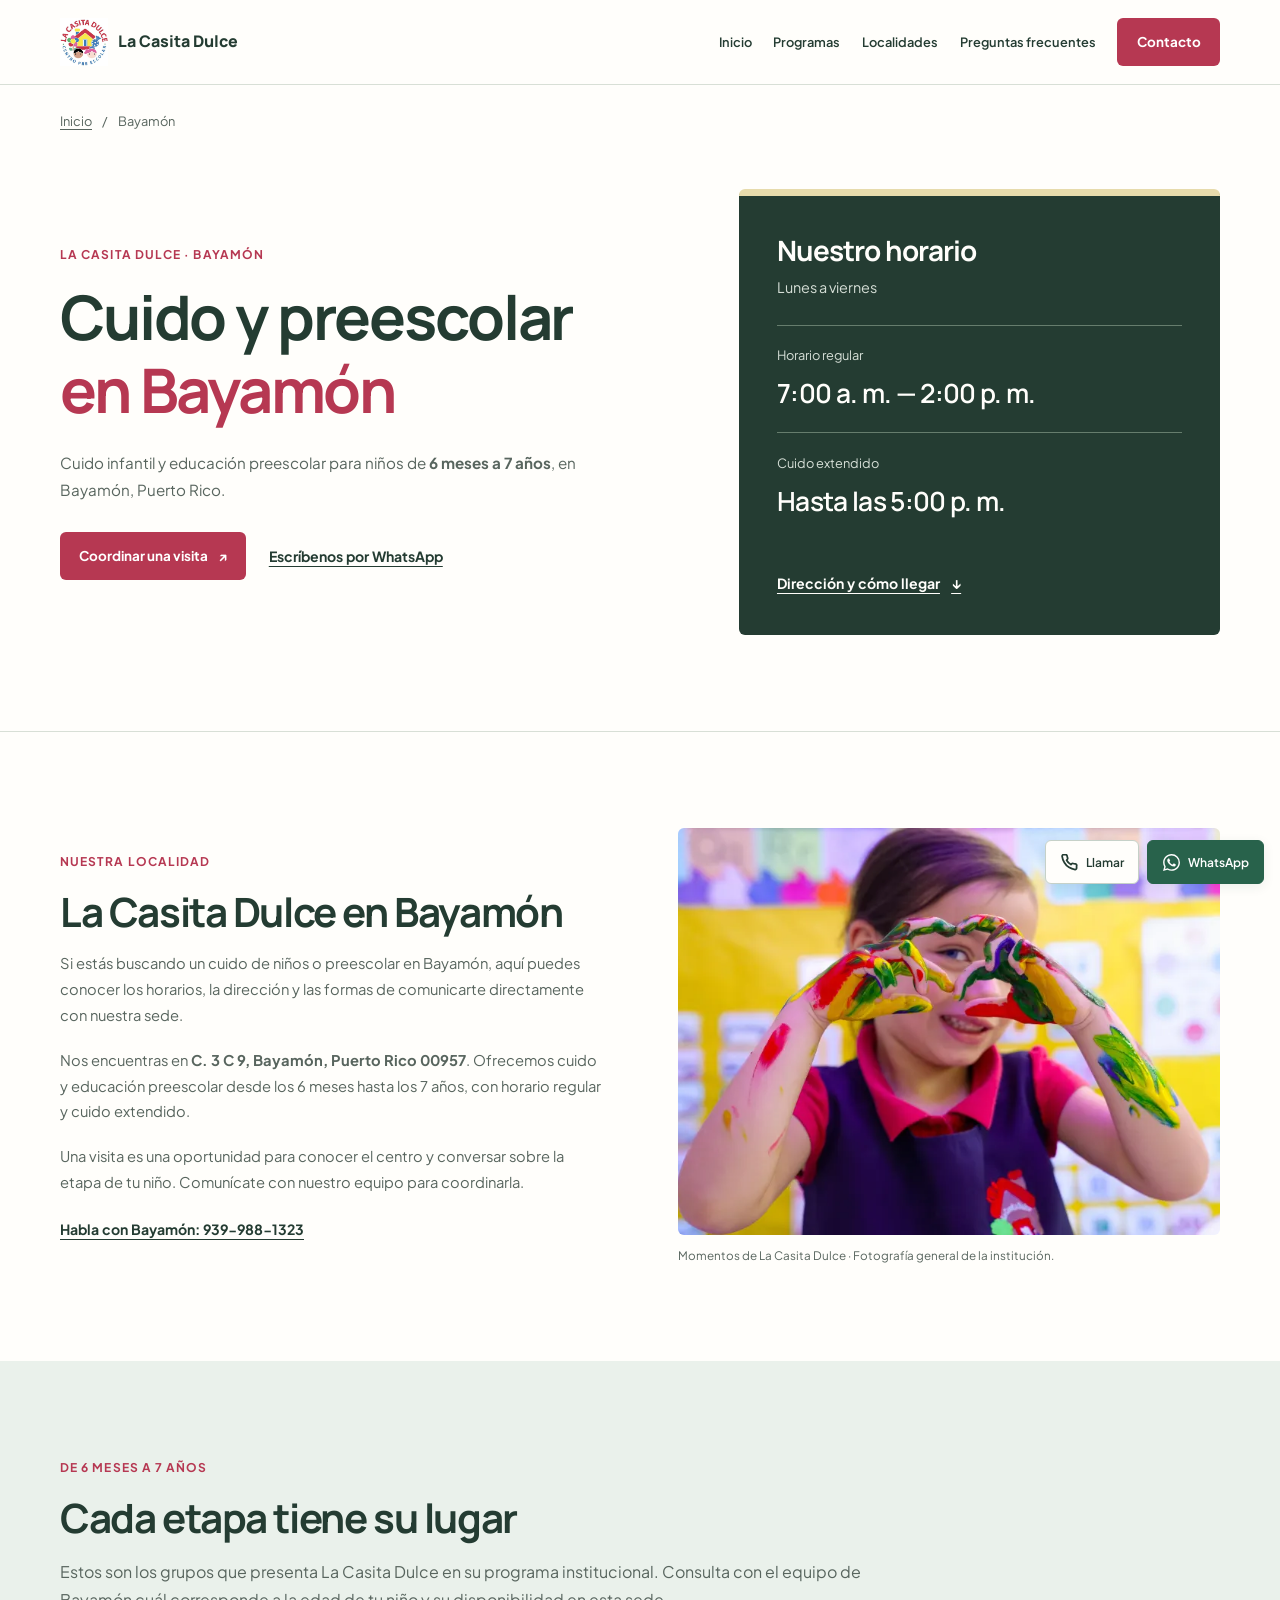
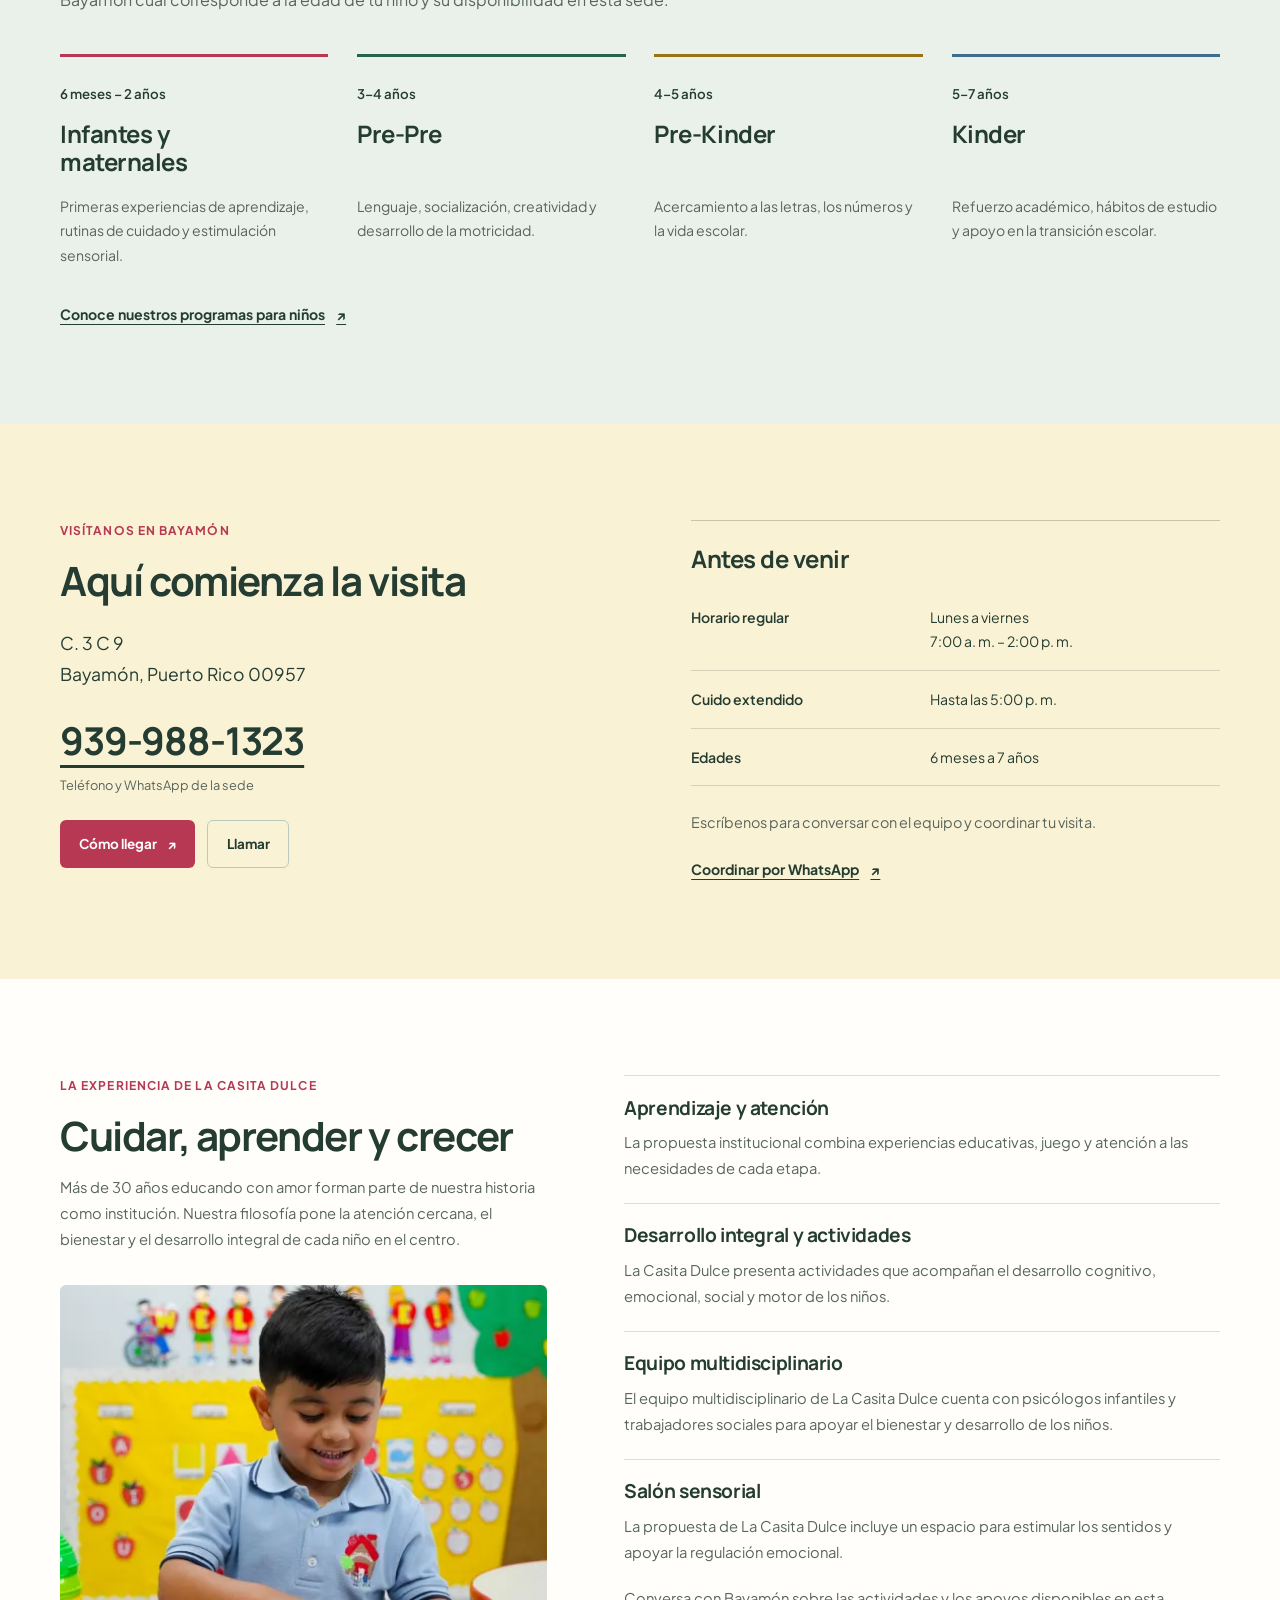
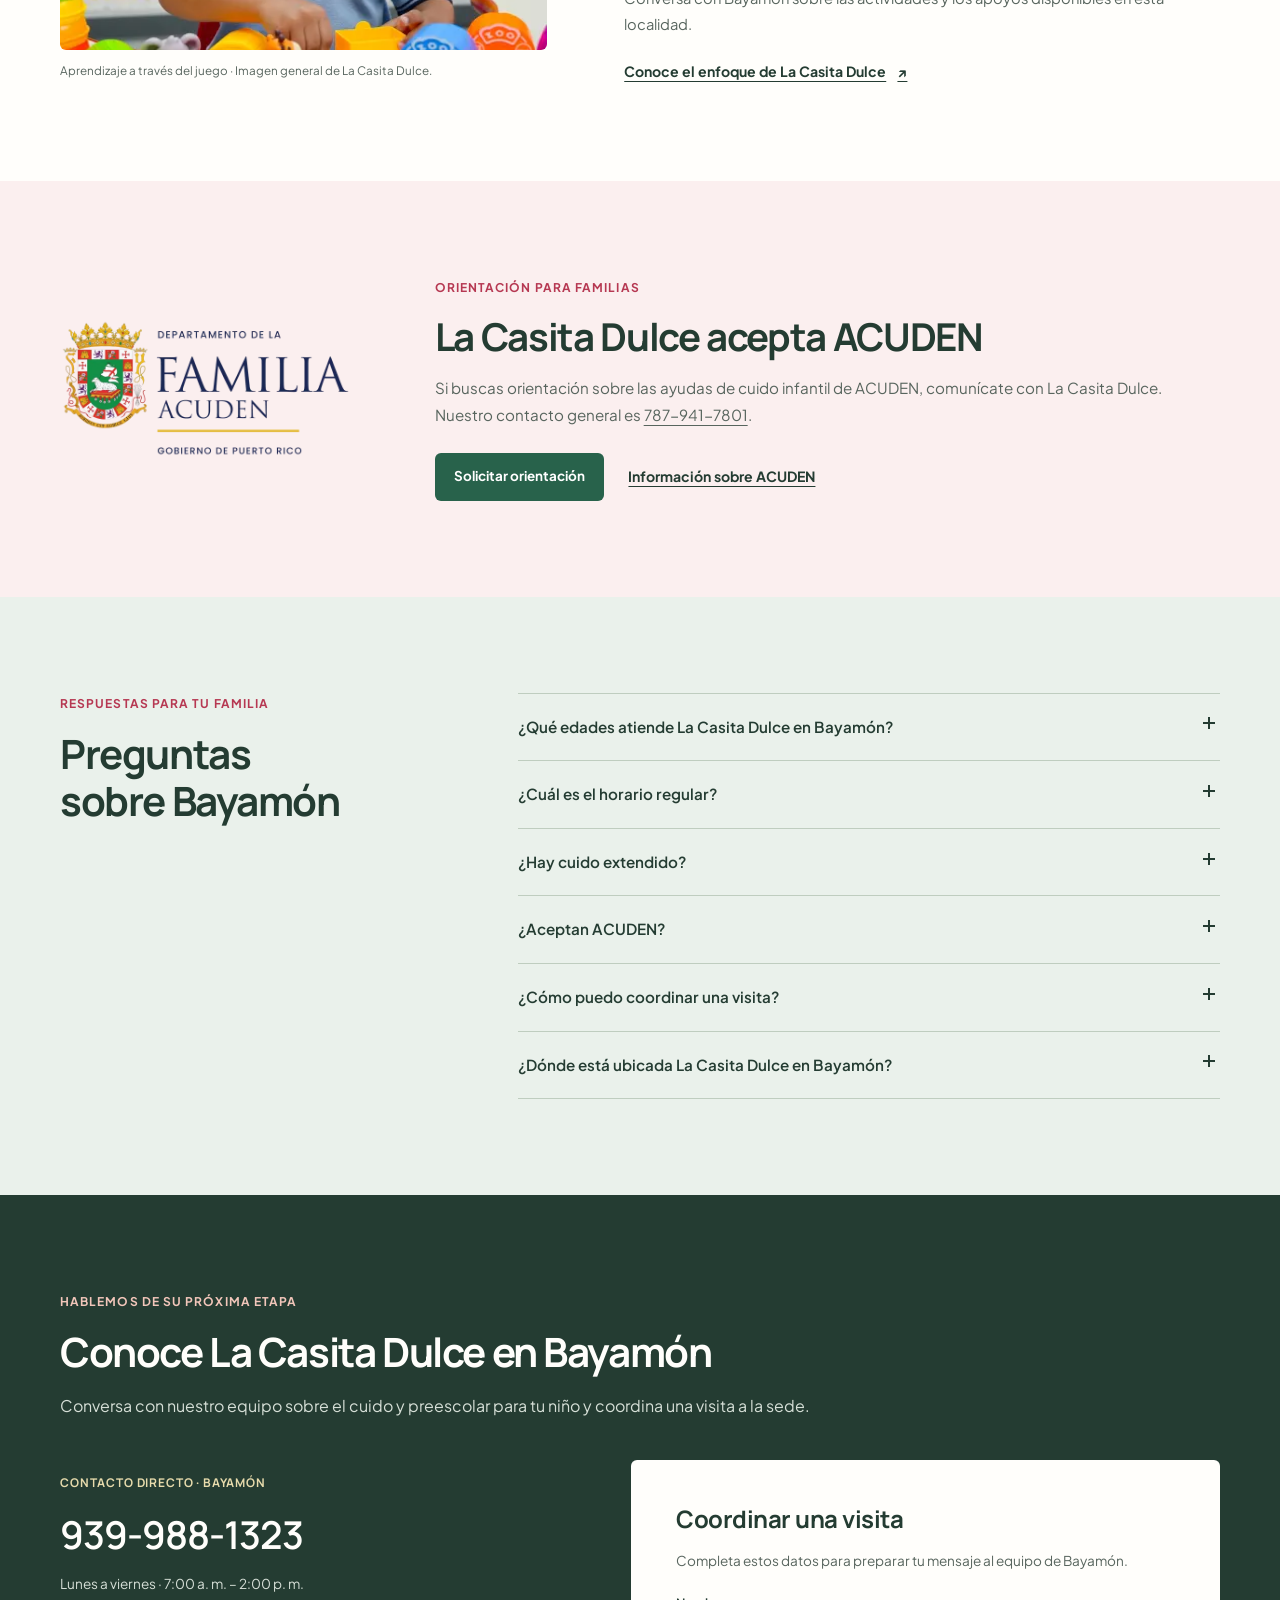
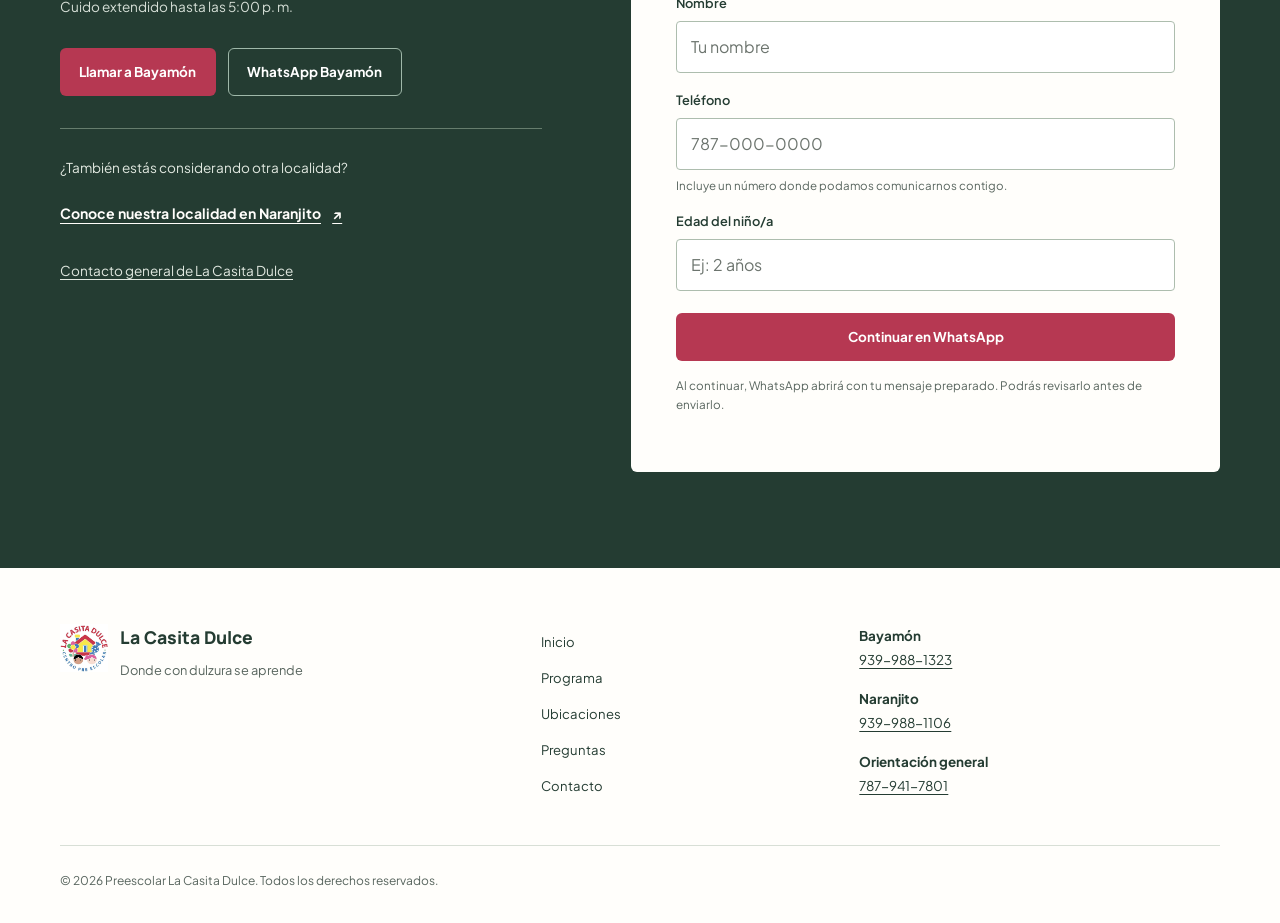
<file: bayamon/index.html>
<!DOCTYPE html>
<html lang="es-PR">
  <head>
    <!-- Google tag (gtag.js) -->
    <script async src="https://www.googletagmanager.com/gtag/js?id=G-BTZS920YJ0"></script>
    <script>
      window.dataLayer = window.dataLayer || [];
      function gtag(){dataLayer.push(arguments);}
      gtag('js', new Date());

      gtag('config', 'G-BTZS920YJ0');
    </script>

    <meta charset="UTF-8" />
    <meta name="viewport" content="width=device-width, initial-scale=1.0" />

    <!-- SEO primary -->
    <title>Cuido y Preescolar en Bayamón, Puerto Rico | La Casita Dulce</title>
    <meta
      name="description"
      content="Cuido y preescolar en Bayamón para niños de 6 meses a 7 años. Horario de 7:00 a. m. a 2:00 p. m. y cuido extendido hasta las 5:00 p. m. Coordina una visita."
    />
    <link rel="canonical" href="https://lacasitadulcepr.com/bayamon/" />
    <meta name="robots" content="index, follow" />
    <meta name="theme-color" content="#c9365a" />

    <!-- Open Graph -->
    <meta property="og:type" content="website" />
    <meta property="og:locale" content="es_PR" />
    <meta property="og:site_name" content="Preescolar La Casita Dulce" />
    <meta property="og:title" content="Cuido y Preescolar en Bayamón, Puerto Rico | La Casita Dulce" />
    <meta
      property="og:description"
      content="Cuido y preescolar en Bayamón para niños de 6 meses a 7 años. Horario de 7:00 a. m. a 2:00 p. m. y cuido extendido hasta las 5:00 p. m. Coordina una visita."
    />
    <meta property="og:url" content="https://lacasitadulcepr.com/bayamon/" />
    <meta property="og:image" content="https://lacasitadulcepr.com/images/optimized/ninos-field-day-800.webp" />

    <!-- Twitter / X -->
    <meta name="twitter:card" content="summary_large_image" />
    <meta name="twitter:title" content="Cuido y Preescolar en Bayamón, Puerto Rico | La Casita Dulce" />
    <meta name="twitter:description" content="Cuido y preescolar en Bayamón para niños de 6 meses a 7 años. Horario de 7:00 a. m. a 2:00 p. m. y cuido extendido hasta las 5:00 p. m. Coordina una visita." />
    <meta name="twitter:image" content="https://lacasitadulcepr.com/images/optimized/ninos-field-day-800.webp" />

    <!-- Favicon -->
    <link rel="icon" href="/images/logocasita.png" />

    <!-- Fonts -->
    <link rel="preconnect" href="https://fonts.googleapis.com" />
    <link rel="preconnect" href="https://fonts.gstatic.com" crossorigin />
    <link
      href="https://fonts.googleapis.com/css2?family=Manrope:wght@600;700;800&family=Plus+Jakarta+Sans:wght@400;500;600;700;800&display=swap"
      rel="stylesheet"
    />

    <!-- Styles -->
    <link rel="stylesheet" href="/css/styles.css" />

    <meta name="twitter:url" content="https://lacasitadulcepr.com/bayamon/" />
    <meta property="og:image:alt" content="Actividad grupal en La Casita Dulce; fotografía general de la institución" />
    <meta name="twitter:image:alt" content="Actividad grupal en La Casita Dulce; fotografía general de la institución" />
    <link rel="stylesheet" href="/css/local.css" />
    <script type="application/ld+json">
{
  "@context": "https://schema.org",
  "@graph": [
    {
      "@type": "Preschool",
      "@id": "https://lacasitadulcepr.com/#bayamon",
      "name": "Preescolar La Casita Dulce — Bayamón",
      "parentOrganization": {
        "@id": "https://lacasitadulcepr.com/#org"
      },
      "url": "https://lacasitadulcepr.com/bayamon/",
      "telephone": "+1-939-988-1323",
      "address": {
        "@type": "PostalAddress",
        "streetAddress": "C. 3 C 9",
        "addressLocality": "Bayamón",
        "addressRegion": "PR",
        "postalCode": "00957",
        "addressCountry": "US"
      },
      "openingHours": [
        "Mo-Fr 07:00-14:00",
        "Mo-Fr 14:00-17:00"
      ],
      "description": "Preescolar y cuido infantil para niños de 6 meses a 7 años. Horario regular de lunes a viernes de 7:00 a. m. a 2:00 p. m.; cuido extendido hasta las 5:00 p. m.",
      "hasMap": "https://maps.app.goo.gl/ckGXR6st6S3V1Ae36"
    },
    {
      "@type": "BreadcrumbList",
      "@id": "https://lacasitadulcepr.com/bayamon/#breadcrumb",
      "itemListElement": [
        {
          "@type": "ListItem",
          "position": 1,
          "name": "Inicio",
          "item": "https://lacasitadulcepr.com/"
        },
        {
          "@type": "ListItem",
          "position": 2,
          "name": "Bayamón",
          "item": "https://lacasitadulcepr.com/bayamon/"
        }
      ]
    }
  ]
}
    </script>
  </head>

<body class="local-page">
    <a class="skip-link" href="#contenido">Saltar al contenido</a>
    <header class="site-header">
      <div class="container nav-wrap">
        <a class="brand" href="/"><img src="/images/logocasita.png" alt="" width="44" height="44"><span>La Casita Dulce</span></a>
        <button class="menu-toggle" type="button" aria-label="Abrir menú" aria-expanded="false" aria-controls="site-nav"><span class="menu-icon" aria-hidden="true"></span> Menú</button>
        <nav id="site-nav" class="site-nav" aria-label="Navegación principal">
          <a href="/">Inicio</a><a href="#programas">Programas</a><a href="/#sedes">Localidades</a><a href="#preguntas">Preguntas frecuentes</a><a href="#contacto" class="nav-cta">Contacto</a>
        </nav>
      </div>
    </header>
    <main id="contenido">
      <nav class="container breadcrumbs" aria-label="Ruta de navegación">
        <ol>
          <li><a href="/">Inicio</a>
          </li>
          <li><span aria-hidden="true">/</span> <span aria-current="page">Bayamón</span>
          </li>
        </ol>
      </nav>
      <section class="local-hero" aria-labelledby="local-title">
        <div class="container local-hero-grid">
          <div class="local-hero-copy">
            <p class="eyebrow">La Casita Dulce · Bayamón</p>
            <h1 id="local-title">Cuido y preescolar <span>en Bayamón</span>
            </h1>
            <p>Cuido infantil y educación preescolar para niños de <strong>6 meses a 7 años</strong>, en Bayamón, Puerto Rico.</p>
            <div class="cta-row"><a class="btn btn-primary" href="#contacto">Coordinar una visita <span aria-hidden="true">↗</span></a><a class="text-link" href="https://wa.me/19399881323?text=Hola%2C%20deseo%20coordinar%20una%20visita%20a%20La%20Casita%20Dulce%20en%20Bayam%C3%B3n." target="_blank" rel="noopener noreferrer">Escríbenos por WhatsApp</a>
            </div>
          </div>
          <aside class="local-hours" aria-labelledby="horario-heading">
            <h2 id="horario-heading">Nuestro horario</h2>
            <p>Lunes a viernes</p>
            <dl>
              <div>
                <dt>Horario regular</dt>
                <dd>7:00 a. m. <span aria-hidden="true">—</span><span class="hours-until"> a </span> 2:00 p. m.</dd>
              </div>
              <div>
                <dt>Cuido extendido</dt>
                <dd>Hasta las 5:00 p. m.</dd>
              </div>
            </dl>
            <a href="#ubicacion" class="text-link">Dirección y cómo llegar <span aria-hidden="true">↓</span></a>
          </aside>
        </div>
      </section>
      <section class="section local-about" aria-labelledby="sobre-heading">
        <div class="container local-about-grid">
          <div>
            <p class="eyebrow">Nuestra localidad</p>
            <h2 id="sobre-heading">La Casita Dulce en Bayamón</h2>
            <p>Si estás buscando un cuido de niños o preescolar en Bayamón, aquí puedes conocer los horarios, la dirección y las formas de comunicarte directamente con nuestra sede.</p>
            <p>Nos encuentras en <strong>C. 3 C 9, Bayamón, Puerto Rico 00957</strong>. Ofrecemos cuido y educación preescolar desde los 6 meses hasta los 7 años, con horario regular y cuido extendido.</p>
            <p>Una visita es una oportunidad para conocer el centro y conversar sobre la etapa de tu niño. Comunícate con nuestro equipo para coordinarla.</p>
            <a class="text-link" href="tel:+19399881323">Habla con Bayamón: 939-988-1323</a>
          </div>
          <figure class="local-photo"><img src="/images/optimized/nina-corazon-01-800.webp" srcset="/images/optimized/nina-corazon-01-480.webp 480w, /images/optimized/nina-corazon-01-800.webp 800w" sizes="(min-width: 1200px) 520px, (min-width: 800px) 43vw, calc(100vw - 40px)" width="800" height="534" alt="Niña formando un corazón con sus manos pintadas en La Casita Dulce" loading="lazy" decoding="async">
            <figcaption>Momentos de La Casita Dulce · Fotografía general de la institución.</figcaption>
          </figure>
        </div>
      </section>
      <section class="section local-programs" id="programas" aria-labelledby="programas-heading">
        <div class="container">
          <p class="eyebrow">De 6 meses a 7 años</p>
          <h2 id="programas-heading">Cada etapa tiene su lugar</h2>
          <p class="section-desc">Estos son los grupos que presenta La Casita Dulce en su programa institucional. Consulta con el equipo de Bayamón cuál corresponde a la edad de tu niño y su disponibilidad en esta sede.</p>
          <div class="ages-grid">
            <article class="age-card">
              <div class="age-badge">6 meses – 2 años</div>
              <h3>Infantes y maternales</h3>
              <p>Primeras experiencias de aprendizaje, rutinas de cuidado y estimulación sensorial.</p>
            </article>
            <article class="age-card">
              <div class="age-badge">3–4 años</div>
              <h3>Pre-Pre</h3>
              <p>Lenguaje, socialización, creatividad y desarrollo de la motricidad.</p>
            </article>
            <article class="age-card">
              <div class="age-badge">4–5 años</div>
              <h3>Pre-Kinder</h3>
              <p>Acercamiento a las letras, los números y la vida escolar.</p>
            </article>
            <article class="age-card">
              <div class="age-badge">5–7 años</div>
              <h3>Kinder</h3>
              <p>Refuerzo académico, hábitos de estudio y apoyo en la transición escolar.</p>
            </article>
          </div>
          <p class="local-followup"><a class="text-link" href="/#programa">Conoce nuestros programas para niños <span aria-hidden="true">↗</span></a>
          </p>
        </div>
      </section>
      <section class="section local-location" id="ubicacion" aria-labelledby="ubicacion-heading">
        <div class="container local-location-grid">
          <div>
            <p class="eyebrow">Visítanos en Bayamón</p>
            <h2 id="ubicacion-heading">Aquí comienza la visita</h2>
            <address>C. 3 C 9<br>Bayamón, Puerto Rico 00957</address>
            <a class="local-number" href="tel:+19399881323">939-988-1323</a>
            <p class="local-caption">Teléfono y WhatsApp de la sede</p>
            <div class="cta-row"><a class="btn btn-primary" href="https://maps.app.goo.gl/ckGXR6st6S3V1Ae36" target="_blank" rel="noopener noreferrer">Cómo llegar <span aria-hidden="true">↗</span></a><a class="btn btn-outline" href="tel:+19399881323">Llamar</a>
            </div>
          </div>
          <div class="local-location-details">
            <h3>Antes de venir</h3>
            <dl class="local-facts">
              <div>
                <dt>Horario regular</dt>
                <dd>Lunes a viernes<br>7:00 a. m. – 2:00 p. m.</dd>
              </div>
              <div>
                <dt>Cuido extendido</dt>
                <dd>Hasta las 5:00 p. m.</dd>
              </div>
              <div>
                <dt>Edades</dt>
                <dd>6 meses a 7 años</dd>
              </div>
            </dl>
            <p>Escríbenos para conversar con el equipo y coordinar tu visita.</p>
            <a class="text-link" href="https://wa.me/19399881323?text=Hola%2C%20deseo%20coordinar%20una%20visita%20a%20La%20Casita%20Dulce%20en%20Bayam%C3%B3n." target="_blank" rel="noopener noreferrer">Coordinar por WhatsApp <span aria-hidden="true">↗</span></a>
          </div>
        </div>
      </section>
      <section class="section local-approach" aria-labelledby="enfoque-heading">
        <div class="container local-approach-grid">
          <div>
            <p class="eyebrow">La experiencia de La Casita Dulce</p>
            <h2 id="enfoque-heading">Cuidar, aprender y crecer</h2>
            <p>Más de 30 años educando con amor forman parte de nuestra historia como institución. Nuestra filosofía pone la atención cercana, el bienestar y el desarrollo integral de cada niño en el centro.</p>
            <figure class="local-photo"><img src="/images/optimized/nino-jugando-01-720.webp" srcset="/images/optimized/nino-jugando-01-480.webp 480w, /images/optimized/nino-jugando-01-720.webp 720w" sizes="(min-width: 1200px) 460px, (min-width: 800px) 40vw, calc(100vw - 40px)" width="720" height="760" alt="Niño explorando juguetes y materiales de aprendizaje en La Casita Dulce" loading="lazy" decoding="async">
              <figcaption>Aprendizaje a través del juego · Imagen general de La Casita Dulce.</figcaption>
            </figure>
          </div>
          <div class="local-principles">
            <article>
              <h3>Aprendizaje y atención</h3>
              <p>La propuesta institucional combina experiencias educativas, juego y atención a las necesidades de cada etapa.</p>
            </article>
            <article>
              <h3>Desarrollo integral y actividades</h3>
              <p>La Casita Dulce presenta actividades que acompañan el desarrollo cognitivo, emocional, social y motor de los niños.</p>
            </article>
            <article>
              <h3>Equipo multidisciplinario</h3>
              <p>El equipo multidisciplinario de La Casita Dulce cuenta con psicólogos infantiles y trabajadores sociales para apoyar el bienestar y desarrollo de los niños.</p>
            </article>
            <article>
              <h3>Salón sensorial</h3>
              <p>La propuesta de La Casita Dulce incluye un espacio para estimular los sentidos y apoyar la regulación emocional.</p>
            </article>
            <p class="local-caption">Conversa con Bayamón sobre las actividades y los apoyos disponibles en esta localidad.</p>
            <a class="text-link" href="/#porque">Conoce el enfoque de La Casita Dulce <span aria-hidden="true">↗</span></a>
          </div>
        </div>
      </section>
      <section class="section local-acuden" id="acuden" aria-labelledby="acuden-heading">
        <div class="container local-acuden-grid"><img src="/images/optimized/acuden-640.webp" width="640" height="304" alt="Departamento de la Familia, ACUDEN, Gobierno de Puerto Rico" loading="lazy" decoding="async">
          <div>
            <p class="eyebrow">Orientación para familias</p>
            <h2 id="acuden-heading">La Casita Dulce acepta ACUDEN</h2>
            <p>Si buscas orientación sobre las ayudas de cuido infantil de ACUDEN, comunícate con La Casita Dulce. Nuestro contacto general es <a href="tel:+17879417801">787-941-7801</a>.</p>
            <div class="cta-row"><a class="btn btn-whatsapp" href="https://wa.me/17879417801?text=Hola%2C%20deseo%20orientaci%C3%B3n%20sobre%20ACUDEN." target="_blank" rel="noopener noreferrer">Solicitar orientación</a><a class="text-link" href="/#acuden">Información sobre ACUDEN</a>
            </div>
          </div>
        </div>
      </section>
      <section class="section" id="preguntas" aria-labelledby="preguntas-heading">
        <div class="container faq-wrap">
          <p class="eyebrow">Respuestas para tu familia</p>
          <h2 id="preguntas-heading">Preguntas sobre Bayamón</h2>
          <div class="faq-list">
            <details>
              <summary>¿Qué edades atiende La Casita Dulce en Bayamón?</summary>
              <p>La sede ofrece cuido infantil y preescolar para niños de 6 meses a 7 años. Consulta con el equipo el grupo correspondiente a la edad de tu niño.</p>
            </details>
            <details>
              <summary>¿Cuál es el horario regular?</summary>
              <p>El horario regular es de lunes a viernes, de 7:00 a. m. a 2:00 p. m.</p>
            </details>
            <details>
              <summary>¿Hay cuido extendido?</summary>
              <p>Sí. El cuido extendido está disponible hasta las 5:00 p. m. Puedes comunicarte al <a href="tel:+19399881323">939-988-1323</a> para orientación.</p>
            </details>
            <details>
              <summary>¿Aceptan ACUDEN?</summary>
              <p>La Casita Dulce acepta ayudas de ACUDEN. Para orientación, llama al contacto general <a href="tel:+17879417801">787-941-7801</a> o consulta la <a href="/#acuden">información institucional sobre ACUDEN</a>.</p>
            </details>
            <details>
              <summary>¿Cómo puedo coordinar una visita?</summary>
              <p>Puedes llamar al <a href="tel:+19399881323">939-988-1323</a> o <a href="https://wa.me/19399881323?text=Hola%2C%20deseo%20coordinar%20una%20visita%20a%20La%20Casita%20Dulce%20en%20Bayam%C3%B3n." target="_blank" rel="noopener noreferrer">escribir por WhatsApp al equipo de Bayamón</a> para coordinarla.</p>
            </details>
            <details>
              <summary>¿Dónde está ubicada La Casita Dulce en Bayamón?</summary>
              <p>La dirección es C. 3 C 9, Bayamón, Puerto Rico 00957. Puedes abrir el <a href="https://maps.app.goo.gl/ckGXR6st6S3V1Ae36" target="_blank" rel="noopener noreferrer">mapa de la sede de Bayamón</a> para consultar cómo llegar.</p>
            </details>
          </div>
        </div>
      </section>
      <section class="section section-contact" id="contacto" aria-labelledby="contacto-heading">
        <div class="container">
          <p class="eyebrow">Hablemos de su próxima etapa</p>
          <h2 id="contacto-heading">Conoce La Casita Dulce en Bayamón</h2>
          <p class="section-desc">Conversa con nuestro equipo sobre el cuido y preescolar para tu niño y coordina una visita a la sede.</p>
          <div class="contact-grid">
            <div class="contact-info">
              <h3>Contacto directo · Bayamón</h3>
              <p class="contact-phone"><a href="tel:+19399881323">939-988-1323</a>
              </p>
              <p>Lunes a viernes · 7:00 a. m. – 2:00 p. m.<br>Cuido extendido hasta las 5:00 p. m.</p>
              <div class="cta-row"><a class="btn btn-primary" href="tel:+19399881323">Llamar a Bayamón</a><a class="btn btn-whatsapp" href="https://wa.me/19399881323?text=Hola%2C%20deseo%20coordinar%20una%20visita%20a%20La%20Casita%20Dulce%20en%20Bayam%C3%B3n." target="_blank" rel="noopener noreferrer">WhatsApp Bayamón</a>
              </div>
              <div class="contact-locations">
                <p>¿También estás considerando otra localidad?</p>
                <a class="text-link" href="/naranjito/">Conoce nuestra localidad en Naranjito <span aria-hidden="true">↗</span></a>
                <p class="local-followup"><a href="/#contacto">Contacto general de La Casita Dulce</a>
                </p>
              </div>
            </div>
            <div class="contact-form-wrap">
              <h3>Coordinar una visita</h3>
              <p>Completa estos datos para preparar tu mensaje al equipo de Bayamón.</p>
              <form class="js-whatsapp-form" data-form-context="coordinar una visita a la sede de Bayamón" novalidate>
                <fieldset class="whatsapp-fields" disabled aria-label="Datos para coordinar una visita a Bayamón">
                  <div class="field">
                    <label for="nombre">Nombre</label>
                    <input type="text" id="nombre" name="nombre" placeholder="Tu nombre" required autocomplete="name" />
                  </div>
                  <div class="field">
                    <label for="telefono">Teléfono</label>
                    <input type="tel" id="telefono" name="telefono" placeholder="787-000-0000" required autocomplete="tel" inputmode="tel" minlength="10" aria-describedby="telefono-ayuda" />
                    <small id="telefono-ayuda" class="field-help">Incluye un número donde podamos comunicarnos contigo.</small>
                  </div>
                  <input type="hidden" name="ubicacion" value="Bayamón">
                  <div class="field">
                    <label for="edad">Edad del niño/a</label>
                    <input type="text" id="edad" name="edad" placeholder="Ej: 2 años" />
                  </div>
                  <button class="btn btn-primary" type="submit" aria-describedby="whatsapp-aviso">Continuar en WhatsApp</button>
                </fieldset>
                <p id="whatsapp-aviso" class="form-privacy">Al continuar, WhatsApp abrirá con tu mensaje preparado. Podrás revisarlo antes de enviarlo.</p>
                <p class="form-feedback" aria-live="polite">
                </p>
                <a class="btn btn-whatsapp whatsapp-result hidden" href="#" target="_blank" rel="noopener noreferrer">
                Abrir WhatsApp →
                </a>
              </form>
              <noscript>
              <p class="noscript-note">Para usar este formulario necesitas JavaScript. También puedes llamar al <a href="tel:+19399881323">939-988-1323</a>.</p>
              </noscript>
            </div>
          </div>
        </div>
      </section>
    </main>
    <footer class="site-footer">
      <div class="container footer-inner">
        <div class="footer-brand">
          <img src="/images/logocasita.png" alt="" width="36" height="36" />
          <div>
            <span>La Casita Dulce</span>
            <em class="footer-slogan">Donde con dulzura se aprende</em>
          </div>
        </div>
        <nav class="footer-nav" aria-label="Navegación pie de página">
          <a href="/">Inicio</a>
          <a href="/#programa">Programa</a>
          <a href="/#sedes">Ubicaciones</a>
          <a href="/#preguntas">Preguntas</a>
          <a href="/#contacto">Contacto</a>
        </nav>
        <div class="footer-locations" aria-label="Teléfonos por ubicación">
          <p><strong>Bayamón</strong> <a href="tel:+19399881323">939-988-1323</a>
          </p>
          <p><strong>Naranjito</strong> <a href="tel:+19399881106">939-988-1106</a>
          </p>
          <p><strong>Orientación general</strong> <a href="tel:+17879417801">787-941-7801</a>
          </p>
        </div>
        <p class="footer-copy">© <span id="year"></span> Preescolar La Casita Dulce. Todos los derechos reservados.</p>
      </div>
    </footer>
    <!-- Botones flotantes -->
    <div class="floating-ctas" aria-label="Contacto rápido">
      <a class="fab fab-call" href="tel:+19399881323" aria-label="Llamar a la sede de Bayamón">
      <svg aria-hidden="true" width="20" height="20" viewBox="0 0 24 24" fill="none" stroke="currentColor" stroke-width="2.5" stroke-linecap="round" stroke-linejoin="round"><path d="M22 16.92v3a2 2 0 0 1-2.18 2 19.79 19.79 0 0 1-8.63-3.07A19.5 19.5 0 0 1 4.69 12 19.79 19.79 0 0 1 1.61 3.39 2 2 0 0 1 3.6 1h3a2 2 0 0 1 2 1.72 12.84 12.84 0 0 0 .7 2.81 2 2 0 0 1-.45 2.11L7.91 8.77a16 16 0 0 0 6.06 6.06l.99-.99a2 2 0 0 1 2.11-.45 12.84 12.84 0 0 0 2.81.7A2 2 0 0 1 22 16.92z"/></svg>
      Llamar
      </a>
      <a
      class="fab fab-whatsapp"
      href="https://wa.me/19399881323?text=Hola%2C%20deseo%20coordinar%20una%20visita%20a%20La%20Casita%20Dulce%20en%20Bayam%C3%B3n."
      target="_blank"
      rel="noopener noreferrer"
      aria-label="Escribir a Bayamón por WhatsApp"
      >
      <svg aria-hidden="true" width="20" height="20" viewBox="0 0 24 24" fill="currentColor"><path d="M17.472 14.382c-.297-.149-1.758-.867-2.03-.967-.273-.099-.471-.148-.67.15-.197.297-.767.966-.94 1.164-.173.199-.347.223-.644.075-.297-.15-1.255-.463-2.39-1.475-.883-.788-1.48-1.761-1.653-2.059-.173-.297-.018-.458.13-.606.134-.133.298-.347.446-.52.149-.174.198-.298.298-.497.099-.198.05-.371-.025-.52-.075-.149-.669-1.612-.916-2.207-.242-.579-.487-.5-.669-.51-.173-.008-.371-.01-.57-.01-.198 0-.52.074-.792.372-.272.297-1.04 1.016-1.04 2.479 0 1.462 1.065 2.875 1.213 3.074.149.198 2.096 3.2 5.077 4.487.709.306 1.262.489 1.694.625.712.227 1.36.195 1.871.118.571-.085 1.758-.719 2.006-1.413.248-.694.248-1.289.173-1.413-.074-.124-.272-.198-.57-.347m-5.421 7.403h-.004a9.87 9.87 0 0 1-5.031-1.378l-.361-.214-3.741.982.998-3.648-.235-.374a9.86 9.86 0 0 1-1.51-5.26c.001-5.45 4.436-9.884 9.888-9.884 2.64 0 5.122 1.03 6.988 2.898a9.825 9.825 0 0 1 2.893 6.994c-.003 5.45-4.437 9.884-9.885 9.884m8.413-18.297A11.815 11.815 0 0 0 12.05 0C5.495 0 .16 5.335.157 11.892c0 2.096.547 4.142 1.588 5.945L.057 24l6.305-1.654a11.882 11.882 0 0 0 5.683 1.448h.005c6.554 0 11.89-5.335 11.893-11.893a11.821 11.821 0 0 0-3.48-8.413Z"/></svg>
      WhatsApp
      </a>
    </div>
    <script src="/js/main.js" defer></script>
    </body>
    </html>
</file>
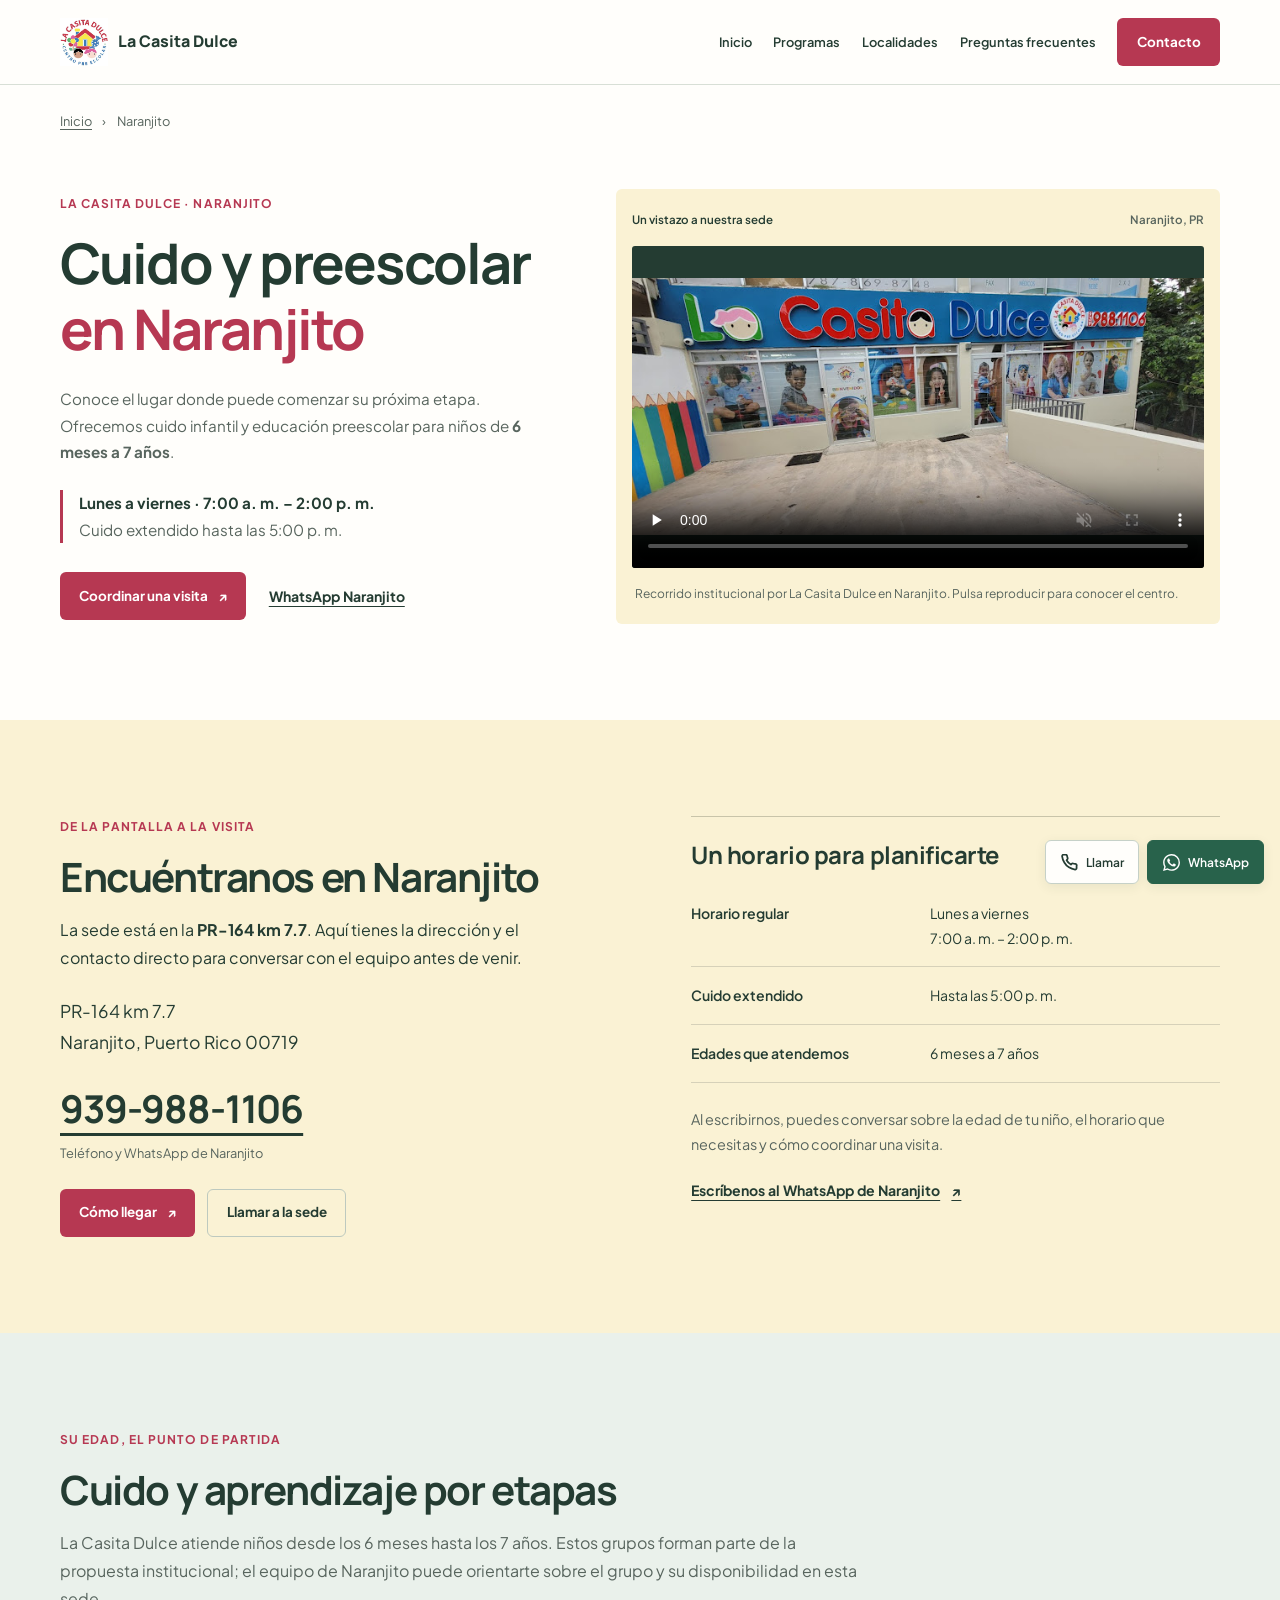
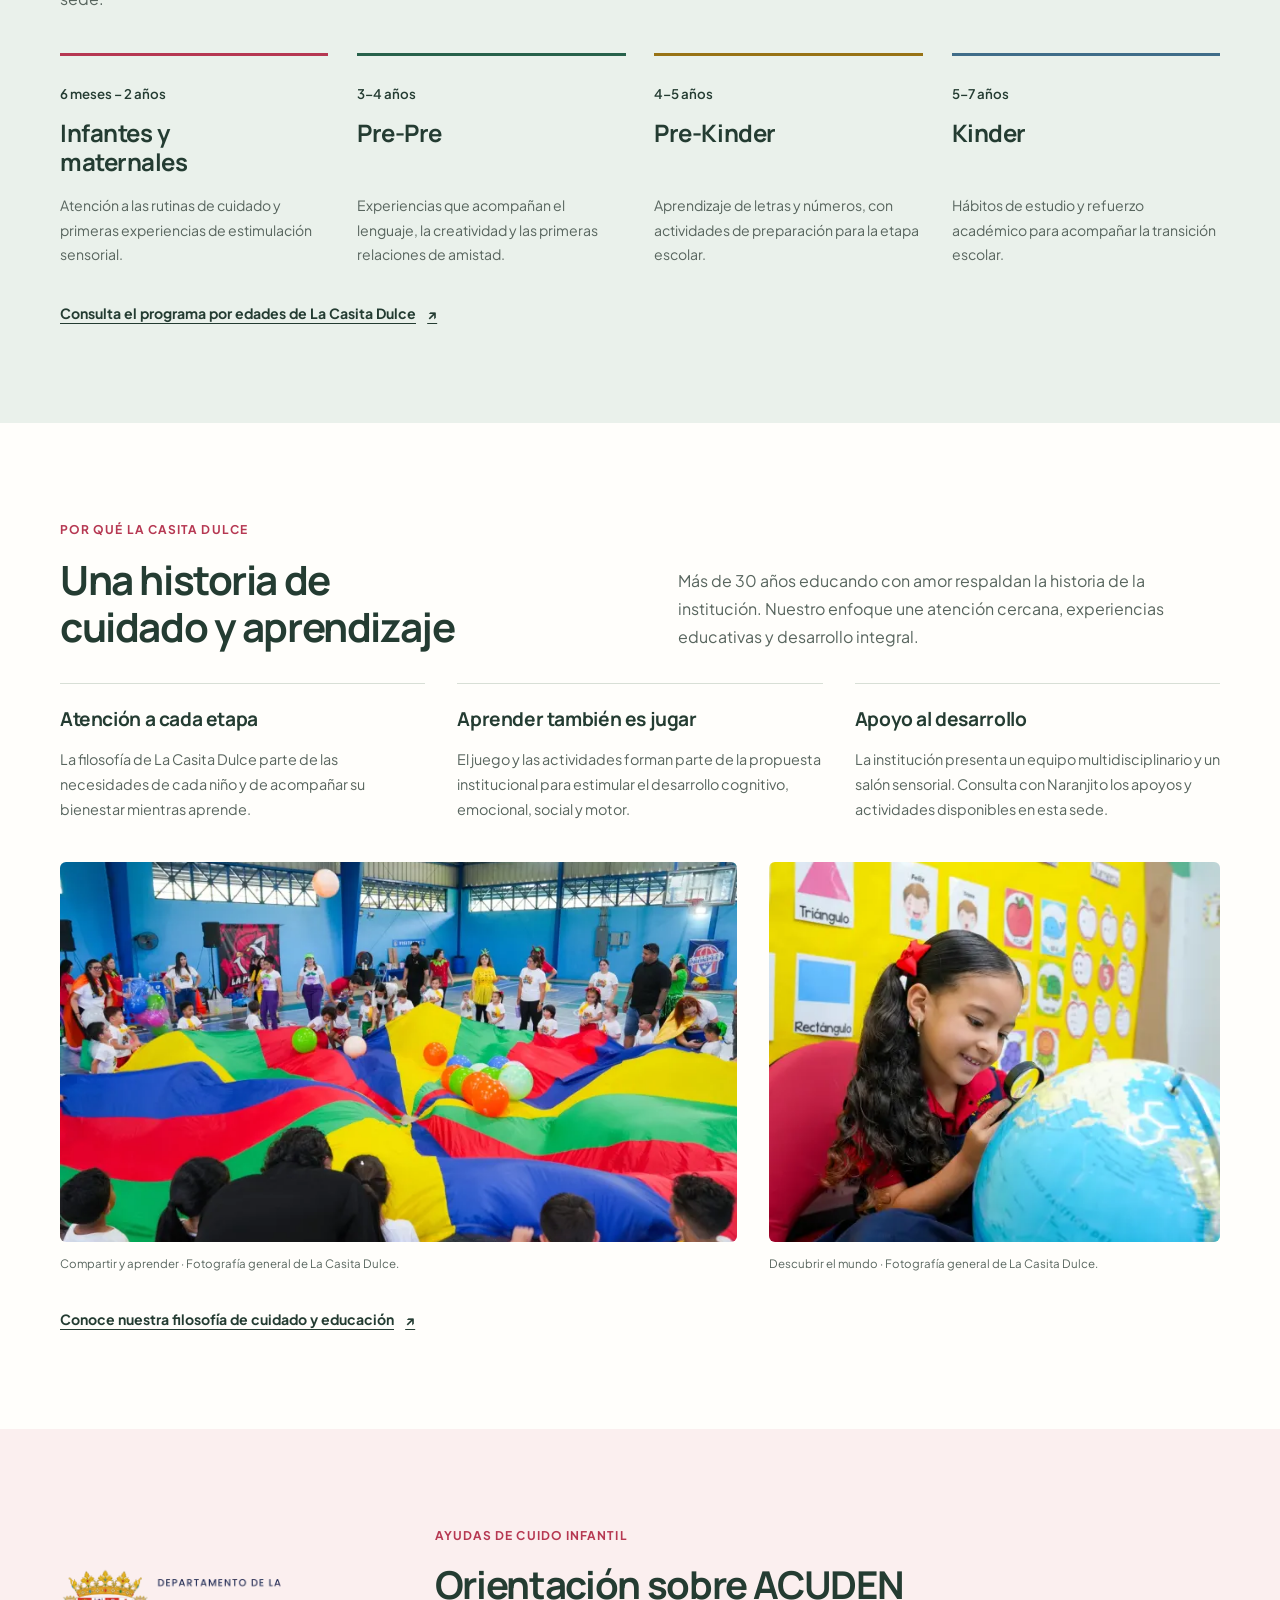
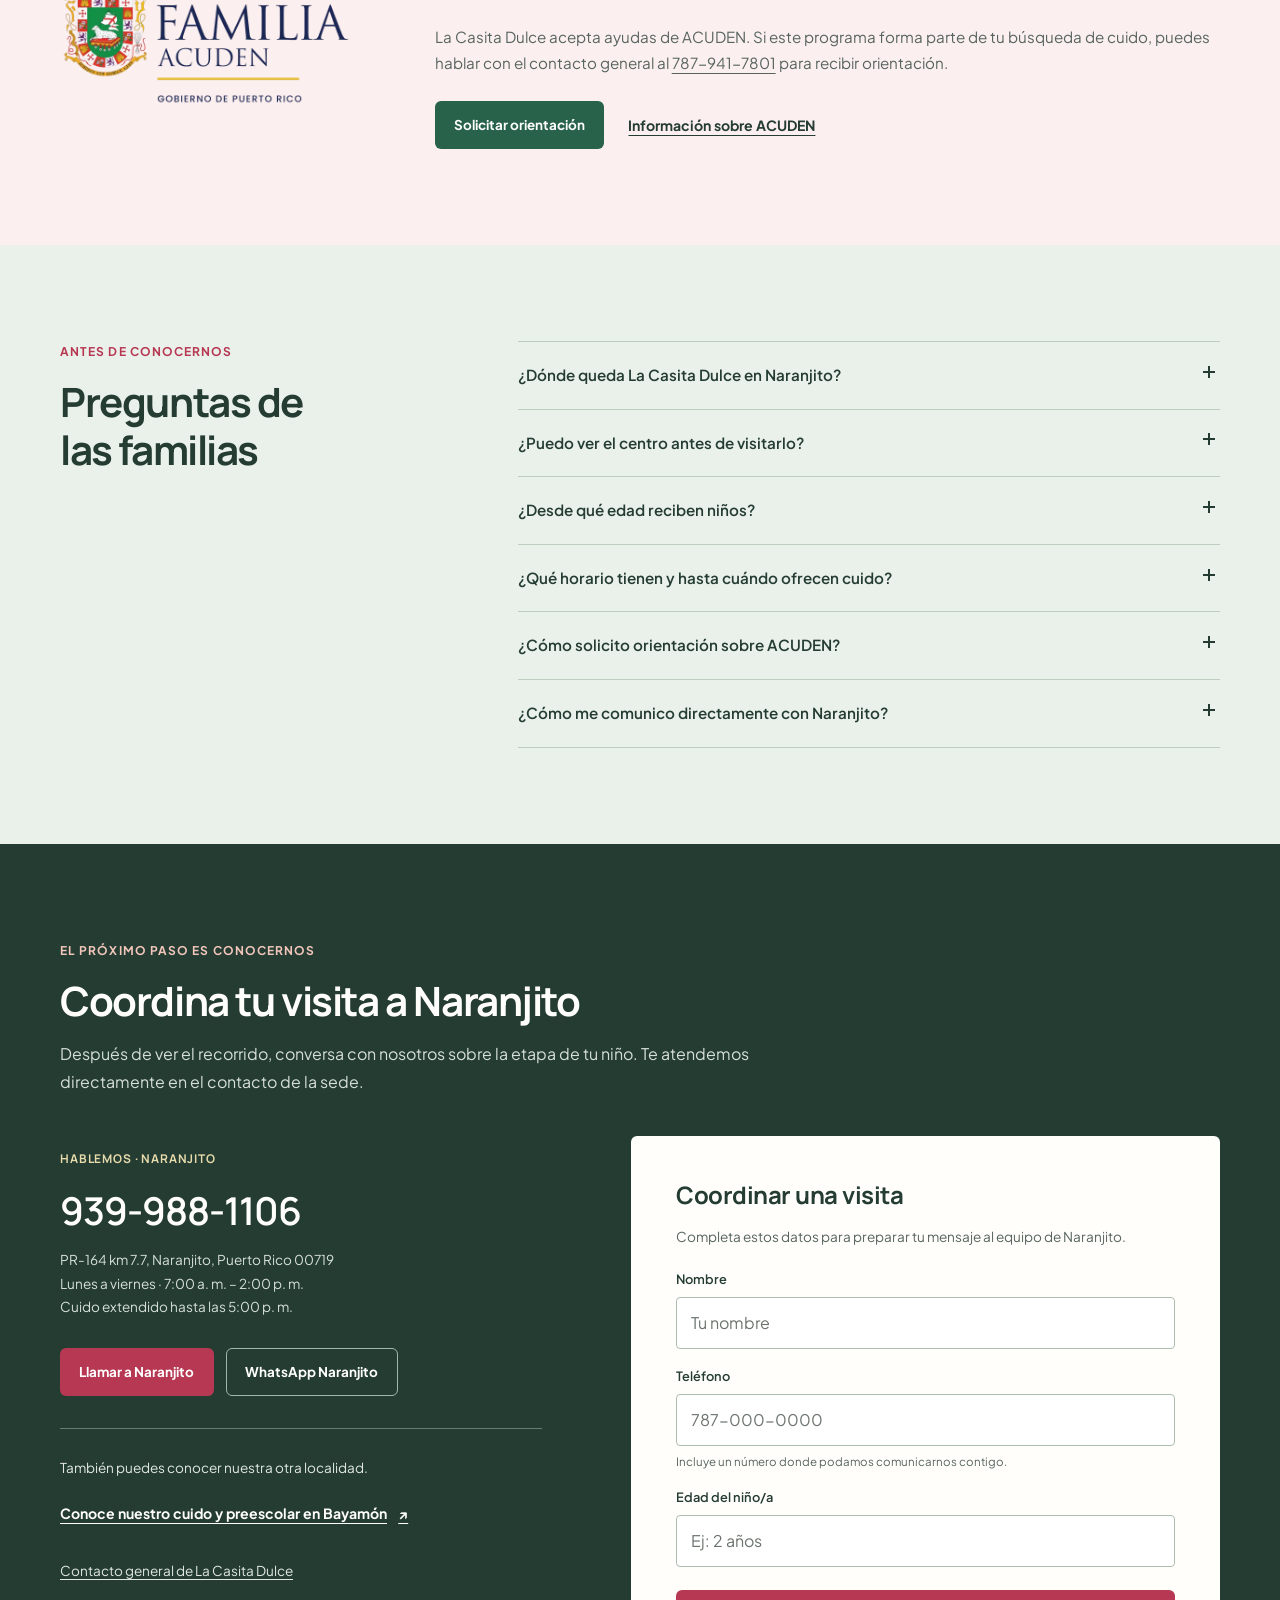
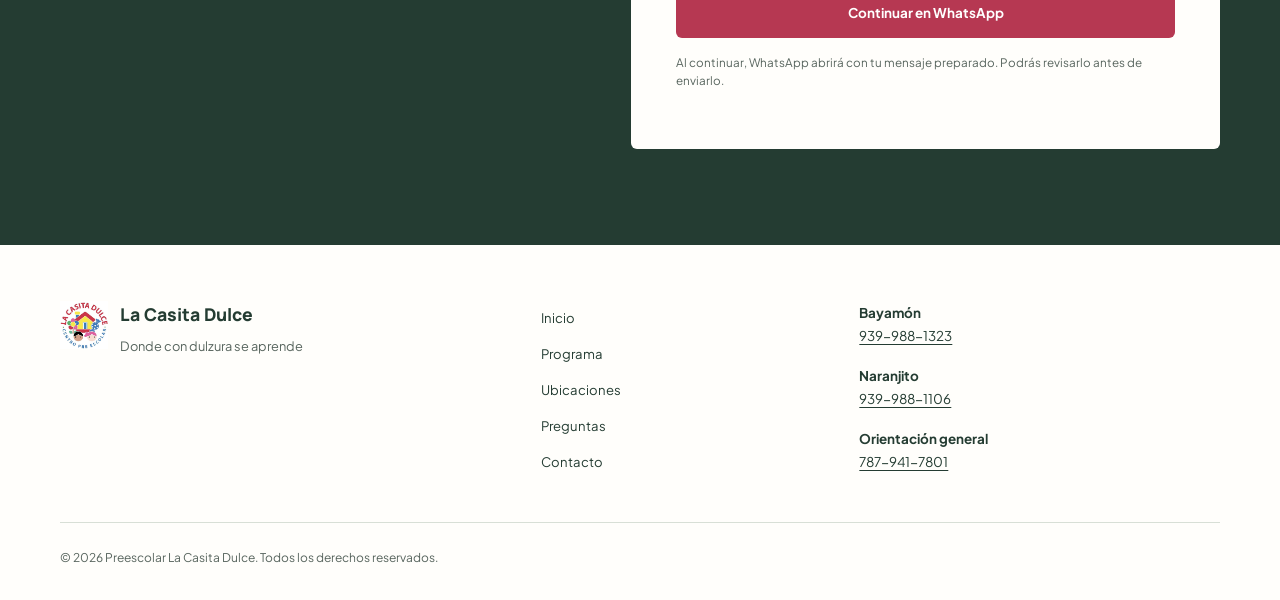
<file: naranjito/index.html>
<!DOCTYPE html>
<html lang="es-PR">
  <head>
    <!-- Google tag (gtag.js) -->
    <script async src="https://www.googletagmanager.com/gtag/js?id=G-BTZS920YJ0"></script>
    <script>
      window.dataLayer = window.dataLayer || [];
      function gtag(){dataLayer.push(arguments);}
      gtag('js', new Date());

      gtag('config', 'G-BTZS920YJ0');
    </script>

    <meta charset="UTF-8" />
    <meta name="viewport" content="width=device-width, initial-scale=1.0" />

    <!-- SEO primary -->
    <title>Cuido y Preescolar en Naranjito, Puerto Rico | La Casita Dulce</title>
    <meta
      name="description"
      content="Conoce en video La Casita Dulce en Naranjito. Cuido y preescolar de 6 meses a 7 años, con cuido extendido hasta las 5:00 p. m. Coordina tu visita."
    />
    <link rel="canonical" href="https://lacasitadulcepr.com/naranjito/" />
    <meta name="robots" content="index, follow" />
    <meta name="theme-color" content="#c9365a" />

    <!-- Open Graph -->
    <meta property="og:type" content="website" />
    <meta property="og:locale" content="es_PR" />
    <meta property="og:site_name" content="Preescolar La Casita Dulce" />
    <meta property="og:title" content="Cuido y Preescolar en Naranjito, Puerto Rico | La Casita Dulce" />
    <meta
      property="og:description"
      content="Conoce en video La Casita Dulce en Naranjito. Cuido y preescolar de 6 meses a 7 años, con cuido extendido hasta las 5:00 p. m. Coordina tu visita."
    />
    <meta property="og:url" content="https://lacasitadulcepr.com/naranjito/" />
    <meta property="og:image" content="https://lacasitadulcepr.com/images/herocasita.png" />

    <!-- Twitter / X -->
    <meta name="twitter:card" content="summary_large_image" />
    <meta name="twitter:title" content="Cuido y Preescolar en Naranjito, Puerto Rico | La Casita Dulce" />
    <meta name="twitter:description" content="Conoce en video La Casita Dulce en Naranjito. Cuido y preescolar de 6 meses a 7 años, con cuido extendido hasta las 5:00 p. m. Coordina tu visita." />
    <meta name="twitter:image" content="https://lacasitadulcepr.com/images/herocasita.png" />

    <!-- Favicon -->
    <link rel="icon" href="/images/logocasita.png" />

    <!-- Fonts -->
    <link rel="preconnect" href="https://fonts.googleapis.com" />
    <link rel="preconnect" href="https://fonts.gstatic.com" crossorigin />
    <link
      href="https://fonts.googleapis.com/css2?family=Manrope:wght@600;700;800&family=Plus+Jakarta+Sans:wght@400;500;600;700;800&display=swap"
      rel="stylesheet"
    />

    <!-- Styles -->
    <link rel="stylesheet" href="/css/styles.css" />

    <meta name="twitter:url" content="https://lacasitadulcepr.com/naranjito/" />
    <meta property="og:image:alt" content="Fachada de La Casita Dulce en Naranjito" />
    <meta name="twitter:image:alt" content="Fachada de La Casita Dulce en Naranjito" />
    <link rel="stylesheet" href="/css/local.css" />
    <script type="application/ld+json">
{
  "@context": "https://schema.org",
  "@graph": [
    {
      "@type": "Preschool",
      "@id": "https://lacasitadulcepr.com/#naranjito",
      "name": "Preescolar La Casita Dulce — Naranjito",
      "parentOrganization": {
        "@id": "https://lacasitadulcepr.com/#org"
      },
      "url": "https://lacasitadulcepr.com/naranjito/",
      "telephone": "+1-939-988-1106",
      "address": {
        "@type": "PostalAddress",
        "streetAddress": "PR-164 km 7.7",
        "addressLocality": "Naranjito",
        "addressRegion": "PR",
        "postalCode": "00719",
        "addressCountry": "US"
      },
      "openingHours": [
        "Mo-Fr 07:00-14:00",
        "Mo-Fr 14:00-17:00"
      ],
      "description": "Cuido infantil y preescolar para niños de 6 meses a 7 años. Horario regular de lunes a viernes de 7:00 a. m. a 2:00 p. m.; cuido extendido hasta las 5:00 p. m.",
      "image": "https://lacasitadulcepr.com/images/herocasita.png",
      "hasMap": "https://maps.app.goo.gl/JdFhH1vhMzCVps4q7"
    },
    {
      "@type": "BreadcrumbList",
      "@id": "https://lacasitadulcepr.com/naranjito/#breadcrumb",
      "itemListElement": [
        {
          "@type": "ListItem",
          "position": 1,
          "name": "Inicio",
          "item": "https://lacasitadulcepr.com/"
        },
        {
          "@type": "ListItem",
          "position": 2,
          "name": "Naranjito",
          "item": "https://lacasitadulcepr.com/naranjito/"
        }
      ]
    }
  ]
}
    </script>
  </head>

<body class="local-page">
    <a class="skip-link" href="#contenido">Saltar al contenido</a>
    <header class="site-header">
      <div class="container nav-wrap">
        <a class="brand" href="/"><img src="/images/logocasita.png" alt="" width="44" height="44"><span>La Casita Dulce</span></a>
        <button class="menu-toggle" type="button" aria-label="Abrir menú" aria-expanded="false" aria-controls="site-nav"><span class="menu-icon" aria-hidden="true"></span> Menú</button>
        <nav id="site-nav" class="site-nav" aria-label="Navegación principal">
          <a href="/">Inicio</a><a href="#programas">Programas</a><a href="/#sedes">Localidades</a><a href="#preguntas">Preguntas frecuentes</a><a href="#contacto" class="nav-cta">Contacto</a>
        </nav>
      </div>
    </header>
    <main id="contenido">
      <nav class="container breadcrumbs" aria-label="Ruta de navegación">
        <ol>
          <li><a href="/">Inicio</a>
          </li>
          <li><span aria-hidden="true">›</span> <span aria-current="page">Naranjito</span>
          </li>
        </ol>
      </nav>
      <section class="local-hero local-tour" aria-labelledby="local-title">
        <div class="container local-tour-grid">
          <div class="local-hero-copy">
            <p class="eyebrow">La Casita Dulce · Naranjito</p>
            <h1 id="local-title">Cuido y preescolar <span>en Naranjito</span>
            </h1>
            <p>Conoce el lugar donde puede comenzar su próxima etapa. Ofrecemos cuido infantil y educación preescolar para niños de <strong>6 meses a 7 años</strong>.</p>
            <p class="local-tour-schedule"><strong>Lunes a viernes · 7:00 a. m. – 2:00 p. m.</strong><br>Cuido extendido hasta las 5:00 p. m.</p>
            <div class="cta-row"><a class="btn btn-primary" href="#contacto">Coordinar una visita <span aria-hidden="true">↗</span></a><a class="text-link" href="https://wa.me/19399881106?text=Hola%2C%20deseo%20coordinar%20una%20visita%20a%20La%20Casita%20Dulce%20en%20Naranjito." target="_blank" rel="noopener noreferrer">WhatsApp Naranjito</a>
            </div>
          </div>
          <figure class="local-tour-film" id="recorrido">
            <div class="local-tour-film-label"><span>Un vistazo a nuestra sede</span><span>Naranjito, PR</span>
            </div>
            <video controls muted playsinline preload="none" width="1280" height="720" poster="/images/herocasita.png" aria-label="Video institucional de La Casita Dulce en Naranjito" aria-describedby="recorrido-caption">
            <source src="/Video/naranjito-preescolar-720p.m4v" type="video/mp4">
            Tu navegador no puede reproducir este video. <a href="/Video/naranjito-preescolar-720p.m4v">Abrir el video de Naranjito</a>.
            </video>
            <figcaption id="recorrido-caption">Recorrido institucional por La Casita Dulce en Naranjito. Pulsa reproducir para conocer el centro.</figcaption>
          </figure>
        </div>
      </section>
      <section class="section local-location" id="ubicacion" aria-labelledby="ubicacion-heading">
        <div class="container local-location-grid">
          <div>
            <p class="eyebrow">De la pantalla a la visita</p>
            <h2 id="ubicacion-heading">Encuéntranos en Naranjito</h2>
            <p>La sede está en la <strong>PR-164 km 7.7</strong>. Aquí tienes la dirección y el contacto directo para conversar con el equipo antes de venir.</p>
            <address>PR-164 km 7.7<br>Naranjito, Puerto Rico 00719</address>
            <a class="local-number" href="tel:+19399881106">939-988-1106</a>
            <p class="local-caption">Teléfono y WhatsApp de Naranjito</p>
            <div class="cta-row"><a class="btn btn-primary" href="https://maps.app.goo.gl/JdFhH1vhMzCVps4q7" target="_blank" rel="noopener noreferrer">Cómo llegar <span aria-hidden="true">↗</span></a><a class="btn btn-outline" href="tel:+19399881106">Llamar a la sede</a>
            </div>
          </div>
          <div class="local-location-details">
            <h3>Un horario para planificarte</h3>
            <dl class="local-facts">
              <div>
                <dt>Horario regular</dt>
                <dd>Lunes a viernes<br>7:00 a. m. – 2:00 p. m.</dd>
              </div>
              <div>
                <dt>Cuido extendido</dt>
                <dd>Hasta las 5:00 p. m.</dd>
              </div>
              <div>
                <dt>Edades que atendemos</dt>
                <dd>6 meses a 7 años</dd>
              </div>
            </dl>
            <p>Al escribirnos, puedes conversar sobre la edad de tu niño, el horario que necesitas y cómo coordinar una visita.</p>
            <a class="text-link" href="https://wa.me/19399881106?text=Hola%2C%20deseo%20coordinar%20una%20visita%20a%20La%20Casita%20Dulce%20en%20Naranjito." target="_blank" rel="noopener noreferrer">Escríbenos al WhatsApp de Naranjito <span aria-hidden="true">↗</span></a>
          </div>
        </div>
      </section>
      <section class="section local-programs" id="programas" aria-labelledby="programas-heading">
        <div class="container">
          <p class="eyebrow">Su edad, el punto de partida</p>
          <h2 id="programas-heading">Cuido y aprendizaje por etapas</h2>
          <p class="section-desc">La Casita Dulce atiende niños desde los 6 meses hasta los 7 años. Estos grupos forman parte de la propuesta institucional; el equipo de Naranjito puede orientarte sobre el grupo y su disponibilidad en esta sede.</p>
          <div class="ages-grid">
            <article class="age-card">
              <div class="age-badge">6 meses – 2 años</div>
              <h3>Infantes y maternales</h3>
              <p>Atención a las rutinas de cuidado y primeras experiencias de estimulación sensorial.</p>
            </article>
            <article class="age-card">
              <div class="age-badge">3–4 años</div>
              <h3>Pre-Pre</h3>
              <p>Experiencias que acompañan el lenguaje, la creatividad y las primeras relaciones de amistad.</p>
            </article>
            <article class="age-card">
              <div class="age-badge">4–5 años</div>
              <h3>Pre-Kinder</h3>
              <p>Aprendizaje de letras y números, con actividades de preparación para la etapa escolar.</p>
            </article>
            <article class="age-card">
              <div class="age-badge">5–7 años</div>
              <h3>Kinder</h3>
              <p>Hábitos de estudio y refuerzo académico para acompañar la transición escolar.</p>
            </article>
          </div>
          <p class="local-followup"><a class="text-link" href="/#programa">Consulta el programa por edades de La Casita Dulce <span aria-hidden="true">↗</span></a>
          </p>
        </div>
      </section>
      <section class="section local-life" aria-labelledby="enfoque-heading">
        <div class="container">
          <div class="local-life-heading">
            <div>
              <p class="eyebrow">Por qué La Casita Dulce</p>
              <h2 id="enfoque-heading">Una historia de cuidado y aprendizaje</h2>
            </div>
            <p>Más de 30 años educando con amor respaldan la historia de la institución. Nuestro enfoque une atención cercana, experiencias educativas y desarrollo integral.</p>
          </div>
          <div class="local-life-principles">
            <article>
              <h3>Atención a cada etapa</h3>
              <p>La filosofía de La Casita Dulce parte de las necesidades de cada niño y de acompañar su bienestar mientras aprende.</p>
            </article>
            <article>
              <h3>Aprender también es jugar</h3>
              <p>El juego y las actividades forman parte de la propuesta institucional para estimular el desarrollo cognitivo, emocional, social y motor.</p>
            </article>
            <article>
              <h3>Apoyo al desarrollo</h3>
              <p>La institución presenta un equipo multidisciplinario y un salón sensorial. Consulta con Naranjito los apoyos y actividades disponibles en esta sede.</p>
            </article>
          </div>
          <div class="local-life-photos" aria-label="Fotografías generales de La Casita Dulce">
            <figure><img src="/images/optimized/ninos-field-day-800.webp" srcset="/images/optimized/ninos-field-day-480.webp 480w, /images/optimized/ninos-field-day-800.webp 800w" sizes="(min-width: 1200px) 660px, (min-width: 700px) 56vw, calc(100vw - 40px)" width="800" height="534" alt="Niños participando en una actividad grupal en La Casita Dulce" loading="lazy" decoding="async">
              <figcaption>Compartir y aprender · Fotografía general de La Casita Dulce.</figcaption>
            </figure>
            <figure><img src="/images/optimized/nina-estudiando-01-800.webp" srcset="/images/optimized/nina-estudiando-01-480.webp 480w, /images/optimized/nina-estudiando-01-800.webp 800w" sizes="(min-width: 1200px) 440px, (min-width: 700px) 38vw, calc(100vw - 40px)" width="800" height="1201" alt="Niña explorando un globo terráqueo en La Casita Dulce" loading="lazy" decoding="async">
              <figcaption>Descubrir el mundo · Fotografía general de La Casita Dulce.</figcaption>
            </figure>
          </div>
          <p class="local-followup"><a class="text-link" href="/#porque">Conoce nuestra filosofía de cuidado y educación <span aria-hidden="true">↗</span></a>
          </p>
        </div>
      </section>
      <section class="section local-acuden" id="acuden" aria-labelledby="acuden-heading">
        <div class="container local-acuden-grid">
          <img src="/images/optimized/acuden-640.webp" width="640" height="304" alt="Departamento de la Familia, ACUDEN, Gobierno de Puerto Rico" loading="lazy" decoding="async">
          <div>
            <p class="eyebrow">Ayudas de cuido infantil</p>
            <h2 id="acuden-heading">Orientación sobre ACUDEN</h2>
            <p>La Casita Dulce acepta ayudas de ACUDEN. Si este programa forma parte de tu búsqueda de cuido, puedes hablar con el contacto general al <a href="tel:+17879417801">787-941-7801</a> para recibir orientación.</p>
            <div class="cta-row"><a class="btn btn-whatsapp" href="https://wa.me/17879417801?text=Hola%2C%20deseo%20orientaci%C3%B3n%20sobre%20ACUDEN." target="_blank" rel="noopener noreferrer">Solicitar orientación</a><a class="text-link" href="/#acuden">Información sobre ACUDEN</a>
            </div>
          </div>
        </div>
      </section>
      <section class="section" id="preguntas" aria-labelledby="preguntas-heading">
        <div class="container faq-wrap">
          <p class="eyebrow">Antes de conocernos</p>
          <h2 id="preguntas-heading">Preguntas de las familias</h2>
          <div class="faq-list">
            <details>
              <summary>¿Dónde queda La Casita Dulce en Naranjito?</summary>
              <p>Nos encuentras en PR-164 km 7.7, Naranjito, Puerto Rico 00719. Abre el <a href="https://maps.app.goo.gl/JdFhH1vhMzCVps4q7" target="_blank" rel="noopener noreferrer">enlace de Google Maps de Naranjito</a> para consultar cómo llegar.</p>
            </details>
            <details>
              <summary>¿Puedo ver el centro antes de visitarlo?</summary>
              <p>Sí. Puedes comenzar con el <a href="#recorrido">video institucional de Naranjito</a> que aparece al inicio de esta página. Para conocerlo en persona, coordina una visita con el equipo.</p>
            </details>
            <details>
              <summary>¿Desde qué edad reciben niños?</summary>
              <p>El servicio de cuido y preescolar en Naranjito atiende niños de 6 meses a 7 años. Comunícate con la sede para orientación sobre los grupos.</p>
            </details>
            <details>
              <summary>¿Qué horario tienen y hasta cuándo ofrecen cuido?</summary>
              <p>El horario regular es de lunes a viernes, de 7:00 a. m. a 2:00 p. m. El cuido extendido está disponible hasta las 5:00 p. m.</p>
            </details>
            <details>
              <summary>¿Cómo solicito orientación sobre ACUDEN?</summary>
              <p>La Casita Dulce acepta ACUDEN. Puedes llamar al contacto general <a href="tel:+17879417801">787-941-7801</a> o consultar la <a href="/#acuden">información sobre las ayudas de cuido infantil</a>.</p>
            </details>
            <details>
              <summary>¿Cómo me comunico directamente con Naranjito?</summary>
              <p>El teléfono y WhatsApp de la sede es <a href="tel:+19399881106">939-988-1106</a>. Puedes <a href="https://wa.me/19399881106?text=Hola%2C%20deseo%20coordinar%20una%20visita%20a%20La%20Casita%20Dulce%20en%20Naranjito." target="_blank" rel="noopener noreferrer">escribir al equipo de Naranjito</a> para conversar y coordinar tu visita.</p>
            </details>
          </div>
        </div>
      </section>
      <section class="section section-contact" id="contacto" aria-labelledby="contacto-heading">
        <div class="container">
          <p class="eyebrow">El próximo paso es conocernos</p>
          <h2 id="contacto-heading">Coordina tu visita a Naranjito</h2>
          <p class="section-desc">Después de ver el recorrido, conversa con nosotros sobre la etapa de tu niño. Te atendemos directamente en el contacto de la sede.</p>
          <div class="contact-grid">
            <div class="contact-info">
              <h3>Hablemos · Naranjito</h3>
              <p class="contact-phone"><a href="tel:+19399881106">939-988-1106</a>
              </p>
              <p>PR-164 km 7.7, Naranjito, Puerto Rico 00719<br>Lunes a viernes · 7:00 a. m. – 2:00 p. m.<br>Cuido extendido hasta las 5:00 p. m.</p>
              <div class="cta-row"><a class="btn btn-primary" href="tel:+19399881106">Llamar a Naranjito</a><a class="btn btn-whatsapp" href="https://wa.me/19399881106?text=Hola%2C%20deseo%20coordinar%20una%20visita%20a%20La%20Casita%20Dulce%20en%20Naranjito." target="_blank" rel="noopener noreferrer">WhatsApp Naranjito</a>
              </div>
              <div class="contact-locations">
                <p>También puedes conocer nuestra otra localidad.</p>
                <a class="text-link" href="/bayamon/">Conoce nuestro cuido y preescolar en Bayamón <span aria-hidden="true">↗</span></a>
                <p class="local-followup"><a href="/#contacto">Contacto general de La Casita Dulce</a>
                </p>
              </div>
            </div>
            <div class="contact-form-wrap">
              <h3>Coordinar una visita</h3>
              <p>Completa estos datos para preparar tu mensaje al equipo de Naranjito.</p>
              <form class="js-whatsapp-form" data-form-context="coordinar una visita a la sede de Naranjito" novalidate>
                <fieldset class="whatsapp-fields" disabled aria-label="Datos para coordinar una visita a Naranjito">
                  <div class="field">
                    <label for="nombre">Nombre</label>
                    <input type="text" id="nombre" name="nombre" placeholder="Tu nombre" required autocomplete="name" />
                  </div>
                  <div class="field">
                    <label for="telefono">Teléfono</label>
                    <input type="tel" id="telefono" name="telefono" placeholder="787-000-0000" required autocomplete="tel" inputmode="tel" minlength="10" aria-describedby="telefono-ayuda" />
                    <small id="telefono-ayuda" class="field-help">Incluye un número donde podamos comunicarnos contigo.</small>
                  </div>
                  <input type="hidden" name="ubicacion" value="Naranjito">
                  <div class="field">
                    <label for="edad">Edad del niño/a</label>
                    <input type="text" id="edad" name="edad" placeholder="Ej: 2 años" />
                  </div>
                  <button class="btn btn-primary" type="submit" aria-describedby="whatsapp-aviso">Continuar en WhatsApp</button>
                </fieldset>
                <p id="whatsapp-aviso" class="form-privacy">Al continuar, WhatsApp abrirá con tu mensaje preparado. Podrás revisarlo antes de enviarlo.</p>
                <p class="form-feedback" aria-live="polite">
                </p>
                <a class="btn btn-whatsapp whatsapp-result hidden" href="#" target="_blank" rel="noopener noreferrer">
                Abrir WhatsApp →
                </a>
              </form>
              <noscript>
              <p class="noscript-note">Para usar este formulario necesitas JavaScript. También puedes llamar al <a href="tel:+19399881106">939-988-1106</a>.</p>
              </noscript>
            </div>
          </div>
        </div>
      </section>
    </main>
    <footer class="site-footer">
      <div class="container footer-inner">
        <div class="footer-brand">
          <img src="/images/logocasita.png" alt="" width="36" height="36" />
          <div>
            <span>La Casita Dulce</span>
            <em class="footer-slogan">Donde con dulzura se aprende</em>
          </div>
        </div>
        <nav class="footer-nav" aria-label="Navegación pie de página">
          <a href="/">Inicio</a>
          <a href="/#programa">Programa</a>
          <a href="/#sedes">Ubicaciones</a>
          <a href="/#preguntas">Preguntas</a>
          <a href="/#contacto">Contacto</a>
        </nav>
        <div class="footer-locations" aria-label="Teléfonos por ubicación">
          <p><strong>Bayamón</strong> <a href="tel:+19399881323">939-988-1323</a>
          </p>
          <p><strong>Naranjito</strong> <a href="tel:+19399881106">939-988-1106</a>
          </p>
          <p><strong>Orientación general</strong> <a href="tel:+17879417801">787-941-7801</a>
          </p>
        </div>
        <p class="footer-copy">© <span id="year"></span> Preescolar La Casita Dulce. Todos los derechos reservados.</p>
      </div>
    </footer>
    <!-- Botones flotantes -->
    <div class="floating-ctas" aria-label="Contacto rápido">
      <a class="fab fab-call" href="tel:+19399881106" aria-label="Llamar a la sede de Naranjito">
      <svg aria-hidden="true" width="20" height="20" viewBox="0 0 24 24" fill="none" stroke="currentColor" stroke-width="2.5" stroke-linecap="round" stroke-linejoin="round"><path d="M22 16.92v3a2 2 0 0 1-2.18 2 19.79 19.79 0 0 1-8.63-3.07A19.5 19.5 0 0 1 4.69 12 19.79 19.79 0 0 1 1.61 3.39 2 2 0 0 1 3.6 1h3a2 2 0 0 1 2 1.72 12.84 12.84 0 0 0 .7 2.81 2 2 0 0 1-.45 2.11L7.91 8.77a16 16 0 0 0 6.06 6.06l.99-.99a2 2 0 0 1 2.11-.45 12.84 12.84 0 0 0 2.81.7A2 2 0 0 1 22 16.92z"/></svg>
      Llamar
      </a>
      <a
      class="fab fab-whatsapp"
      href="https://wa.me/19399881106?text=Hola%2C%20deseo%20coordinar%20una%20visita%20a%20La%20Casita%20Dulce%20en%20Naranjito."
      target="_blank"
      rel="noopener noreferrer"
      aria-label="Escribir a Naranjito por WhatsApp"
      >
      <svg aria-hidden="true" width="20" height="20" viewBox="0 0 24 24" fill="currentColor"><path d="M17.472 14.382c-.297-.149-1.758-.867-2.03-.967-.273-.099-.471-.148-.67.15-.197.297-.767.966-.94 1.164-.173.199-.347.223-.644.075-.297-.15-1.255-.463-2.39-1.475-.883-.788-1.48-1.761-1.653-2.059-.173-.297-.018-.458.13-.606.134-.133.298-.347.446-.52.149-.174.198-.298.298-.497.099-.198.05-.371-.025-.52-.075-.149-.669-1.612-.916-2.207-.242-.579-.487-.5-.669-.51-.173-.008-.371-.01-.57-.01-.198 0-.52.074-.792.372-.272.297-1.04 1.016-1.04 2.479 0 1.462 1.065 2.875 1.213 3.074.149.198 2.096 3.2 5.077 4.487.709.306 1.262.489 1.694.625.712.227 1.36.195 1.871.118.571-.085 1.758-.719 2.006-1.413.248-.694.248-1.289.173-1.413-.074-.124-.272-.198-.57-.347m-5.421 7.403h-.004a9.87 9.87 0 0 1-5.031-1.378l-.361-.214-3.741.982.998-3.648-.235-.374a9.86 9.86 0 0 1-1.51-5.26c.001-5.45 4.436-9.884 9.888-9.884 2.64 0 5.122 1.03 6.988 2.898a9.825 9.825 0 0 1 2.893 6.994c-.003 5.45-4.437 9.884-9.885 9.884m8.413-18.297A11.815 11.815 0 0 0 12.05 0C5.495 0 .16 5.335.157 11.892c0 2.096.547 4.142 1.588 5.945L.057 24l6.305-1.654a11.882 11.882 0 0 0 5.683 1.448h.005c6.554 0 11.89-5.335 11.893-11.893a11.821 11.821 0 0 0-3.48-8.413Z"/></svg>
      WhatsApp
      </a>
    </div>
    <script src="/js/main.js" defer></script>
    </body>
    </html>
</file>
<file: css/styles.css>
/* La Casita Dulce — homepage
   1. Tokens/base  2. Navigation  3. Hero  4. Sections  5. Contact/footer
   Responsive rules live beside their components. No framework required. */

:root {
  --paper: #fffefb;
  --white: #ffffff;
  --ink: #243c32;
  --muted: #58655e;
  --rose: #b63852;
  --rose-dark: #92283e;
  --blush: #fbefef;
  --butter: #faf2d4;
  --sage: #eaf1eb;
  --forest: #28624b;
  --line: #d8dfd6;
  --display: "Manrope", system-ui, sans-serif;
  --body: "Plus Jakarta Sans", system-ui, sans-serif;
  --container: 1160px;
  --radius: 6px;
  --section-space: clamp(3.5rem, 7.5vw, 6.5rem);
}

* , *::before, *::after { box-sizing: border-box; }
html { scroll-behavior: smooth; scroll-padding-top: var(--header-offset, 110px); }
body { margin: 0; color: var(--ink); background: var(--paper); font: 400 1rem/1.75 var(--body); -webkit-font-smoothing: antialiased; }
img { display: block; max-width: 100%; height: auto; }
video { display: block; width: 100%; aspect-ratio: 16 / 9; background: var(--ink); }
a { color: inherit; text-underline-offset: .25em; }
a:hover { text-decoration-thickness: 2px; }
button, input, select, textarea { font: inherit; }
button, summary { cursor: pointer; }
h1, h2, h3 { margin: 0 0 1rem; font-family: var(--display); font-weight: 700; line-height: 1.18; letter-spacing: -.035em; text-wrap: balance; }
h1 { font-size: clamp(2.2rem, 4.3vw, 3.5rem); }
h2 { font-size: clamp(1.9rem, 3.15vw, 2.75rem); }
h3 { font-size: 1.2rem; letter-spacing: -.02em; }
p { margin: 0 0 1.2rem; }
strong { font-weight: 700; }
figure { margin: 0; }
address { font-style: normal; }
:focus-visible { outline: 3px solid var(--rose); outline-offset: 5px; }
.container { width: min(var(--container), calc(100% - 48px)); margin-inline: auto; }
.section { padding-block: var(--section-space); }
.section-desc { color: var(--muted); max-width: 67ch; margin-bottom: 2.5rem; }
.eyebrow { color: var(--rose); font-size: .75rem; font-weight: 700; letter-spacing: .09em; text-transform: uppercase; margin-bottom: 1rem; }
.skip-link { position: fixed; z-index: 100; top: 8px; left: 12px; padding: 10px 16px; color: var(--ink); background: var(--white); transform: translateY(-180%); }
.skip-link:focus { transform: none; }
.cta-row { display: flex; align-items: center; flex-wrap: wrap; gap: .75rem; }
.btn, .nav-cta { min-height: 48px; display: inline-flex; align-items: center; justify-content: center; gap: .6rem; border: 1px solid transparent; border-radius: var(--radius); padding: .8rem 1.15rem; font-size: .84rem; font-weight: 700; line-height: 1.4; text-align: center; text-decoration: none; transition: background-color .18s, border-color .18s; }
.btn-primary, .nav-cta { background: var(--rose); color: var(--white); }
.btn-primary:hover, .nav-cta:hover { background: var(--rose-dark); }
.btn-outline { border-color: #bdc9bf; background: transparent; color: var(--ink); }
.btn-outline:hover { background: var(--sage); border-color: var(--ink); }
.btn-whatsapp { background: var(--forest); color: var(--white); }
.btn-whatsapp:hover { background: var(--ink); }
.btn svg { flex: 0 0 auto; }
.text-link { display: inline-flex; align-items: center; gap: .7rem; font-size: .88rem; font-weight: 700; text-decoration-thickness: 1px; }

/* Navigation: desktop only when every label fits comfortably. */
.site-header { position: sticky; top: 0; z-index: 50; background: var(--paper); border-bottom: 1px solid var(--line); }
.nav-wrap { min-height: 84px; display: flex; align-items: center; justify-content: space-between; gap: 1.5rem; }
.brand { display: inline-flex; align-items: center; gap: .65rem; text-decoration: none; font: 800 1rem/1.2 var(--display); flex-shrink: 0; }
.brand img { width: 48px; height: 48px; object-fit: contain; }
.site-nav { display: flex; align-items: center; gap: 1.35rem; }
.site-nav a:not(.nav-cta) { display: inline-flex; align-items: center; min-height: 44px; font-size: .8rem; font-weight: 600; text-decoration: none; }
.site-nav a:not(.nav-cta):hover { color: var(--rose); }
.menu-toggle { display: none; }
@media (max-width: 1023px) {
  .nav-wrap { min-height: 76px; }
  .menu-toggle { display: inline-flex; align-items: center; gap: .55rem; min-height: 44px; padding: .5rem .75rem; background: transparent; border: 1px solid var(--line); border-radius: var(--radius); color: var(--ink); font-size: .8rem; font-weight: 600; }
  .menu-icon, .menu-icon::before, .menu-icon::after { display: block; width: 16px; height: 2px; background: currentColor; }
  .menu-icon { position: relative; }
  .menu-icon::before, .menu-icon::after { content: ""; position: absolute; }
  .menu-icon::before { top: -5px; }
  .menu-icon::after { top: 5px; }
  .menu-toggle[aria-expanded="true"] .menu-icon { background: transparent; }
  .menu-toggle[aria-expanded="true"] .menu-icon::before { top: 0; transform: rotate(45deg); }
  .menu-toggle[aria-expanded="true"] .menu-icon::after { top: 0; transform: rotate(-45deg); }
  .site-nav { display: none; position: absolute; top: 100%; left: 0; right: 0; padding: 16px 24px 24px; background: var(--paper); border-bottom: 1px solid var(--line); box-shadow: 0 15px 20px #243c3210; gap: .35rem; flex-direction: column; align-items: stretch; }
  .site-nav.is-open { display: flex; }
  .site-nav a:not(.nav-cta) { min-height: 48px; font-size: .95rem; }
  .site-nav .nav-cta { margin-top: .5rem; }
}

/* Hero: a real window into the school, rather than decorative illustrations. */
.hero { padding: clamp(2rem, 4.5vw, 4rem) 0 3.5rem; }
.hero-grid { display: grid; grid-template-columns: 1.12fr 1fr; gap: clamp(2rem, 5.5vw, 4.5rem); align-items: center; }
.hero h1 { margin-bottom: 1.6rem; }
.hero h1 span { color: var(--rose); }
.hero-desc { max-width: 53ch; color: var(--muted); font-size: .96rem; }
.hero-note { font-size: .8rem; font-weight: 600; margin-block: 1.25rem 1.8rem; }
.hero-note a { text-decoration-color: var(--rose); }
.hero-photo { padding: 16px 16px 0; background: var(--butter); border-radius: 240px 240px var(--radius) var(--radius); }
.hero-photo img { width: 100%; aspect-ratio: .92; object-fit: cover; object-position: center 62%; border-radius: 230px 230px 2px 2px; }
.hero-photo figcaption { padding: .9rem .3rem; font-size: .75rem; text-align: center; }
.trust-band { background: var(--sage); }
.trust-list { display: grid; grid-template-columns: repeat(4, 1fr); gap: 2rem; list-style: none; margin-block: 0; padding: 1.7rem 0; }
.trust-list li { display: flex; flex-direction: column; gap: .25rem; }
.trust-list strong { font: 700 clamp(1.1rem, 1.7vw, 1.45rem)/1.3 var(--display); letter-spacing: -.03em; }
.trust-list span, .trust-list a { font-size: .74rem; }
@media (max-width: 899px) {
  .hero-grid { grid-template-columns: 1fr; gap: 2.5rem; }
  .hero-copy { max-width: 660px; }
  .hero h1 { max-width: 20ch; font-size: clamp(2.2rem, 6vw, 3.3rem); }
  .hero-photo { width: min(100%, 440px); justify-self: center; }
  .trust-list { grid-template-columns: repeat(2, 1fr); gap: 1.5rem 2rem; }
}
@media (max-width: 599px) {
  .container { width: calc(100% - 40px); }
  .brand { font-size: .92rem; }
  .brand img { width: 40px; height: 40px; }
  .nav-wrap { gap: .6rem; }
  .hero .eyebrow { font-size: .67rem; letter-spacing: .065em; }
  .hero h1 { font-size: clamp(1.95rem, 8.7vw, 2.5rem); margin-bottom: 1.3rem; }
  .hero-desc { font-size: .9rem; }
  .hero-note { font-size: .75rem; }
  .hero .cta-row { display: grid; grid-template-columns: 1fr; }
  .hero-photo { padding: 12px 12px 0; }
  .hero-photo img { aspect-ratio: .95; }
  .trust-list { gap: 1.4rem 1rem; }
  .trust-list strong { font-size: 1.08rem; }
}

/* Section-specific components are defined below in reading order. */

/* Why us: story and photograph alongside an open list of commitments. */
#porque .container { display: grid; grid-template-columns: .92fr 1.08fr; gap: clamp(2rem, 6vw, 5rem); align-items: start; }
.trust-intro h2 { max-width: 19ch; }
.trust-intro .section-desc { font-size: .92rem; margin-bottom: 1.5rem; }
.trust-motto { font: 600 1.1rem/1.5 var(--display); color: var(--rose); max-width: 34ch; }
.trust-photo { margin-top: 2rem; }
.trust-photo img { width: 100%; aspect-ratio: 4 / 3; object-fit: cover; border-radius: var(--radius); }
.features-grid { display: grid; grid-template-columns: repeat(2, minmax(0, 1fr)); column-gap: 1.8rem; }
.feature-card { padding: 1.5rem 0; border-top: 1px solid var(--line); }
.feature-icon { color: var(--forest); margin-bottom: .75rem; }
.feature-card h3 { font-size: 1.08rem; line-height: 1.4; }
.feature-card p { font-size: .86rem; line-height: 1.8; color: var(--muted); margin: 0; }
@media (max-width: 899px) {
  #porque .container { grid-template-columns: 1fr; }
  .trust-intro { max-width: 680px; }
  .trust-intro h2 { max-width: 23ch; }
  .trust-photo img { aspect-ratio: 16 / 9; }
}
@media (max-width: 599px) {
  .features-grid { grid-template-columns: 1fr; }
  .feature-card { display: grid; grid-template-columns: 28px 1fr; gap: 0 .75rem; }
  .feature-icon { grid-row: span 2; padding-top: .15rem; }
  .feature-card h3, .feature-card p { grid-column: 2; }
  .feature-card h3 { margin-bottom: .6rem; }
}

/* Programs: four stages, connected by a shared background rather than cards. */
#programa { background: var(--sage); }
.ages-grid { display: grid; grid-template-columns: repeat(4, minmax(0, 1fr)); gap: 1.8rem; }
.age-card { border-top: 3px solid var(--rose); padding-top: 1.6rem; }
.age-card:nth-child(2) { border-color: var(--forest); }
.age-card:nth-child(3) { border-color: #987315; }
.age-card:nth-child(4) { border-color: #406d89; }
.age-badge { font-size: .83rem; font-weight: 600; margin-bottom: .9rem; }
.age-card h3 { font-size: 1.5rem; max-width: 15ch; min-height: 3.6rem; }
.age-card p { color: var(--muted); font-size: .88rem; margin: 0; }
@media (max-width: 899px) { .ages-grid { grid-template-columns: repeat(2, minmax(0, 1fr)); gap: 2.5rem; } }
@media (max-width: 599px) {
  .ages-grid { grid-template-columns: 1fr; gap: 2rem; }
  .age-card { padding-top: 1.1rem; }
  .age-badge { margin-bottom: .5rem; }
  .age-card h3 { min-height: 0; max-width: none; font-size: 1.45rem; margin-bottom: .75rem; }
}

/* Localities: distinct addresses, direct contacts, no unverified local photos. */
#sedes { background: var(--butter); }
.locations-grid { display: grid; grid-template-columns: repeat(2, minmax(0, 1fr)); gap: clamp(2rem, 7vw, 6rem); }
.location-card { min-width: 0; }
.location-header { display: flex; align-items: center; justify-content: space-between; gap: 1rem; margin-bottom: 1.25rem; padding-top: 1.75rem; border-top: 1px solid #c8c4a9; }
.location-header h3 { margin: 0; font-size: clamp(2rem, 3.3vw, 2.8rem); }
.location-header h3 span { display: block; font: 600 .73rem/1.5 var(--body); letter-spacing: .02em; margin-bottom: .35rem; }
.location-tag { color: var(--muted); font-size: .73rem; white-space: nowrap; }
.location-address { font-size: .9rem; margin-bottom: 1rem; }
.location-phone { display: inline-block; font: 600 1.35rem/1.5 var(--display); text-decoration-thickness: 1px; }
.location-details { list-style: none; padding: 0; margin: 1.3rem 0 1.8rem; }
.location-details li { font-size: .86rem; padding-block: .35rem; color: var(--muted); }
.location-details strong { color: var(--ink); }
.location-ctas { display: grid; grid-template-columns: repeat(2, minmax(0, 1fr)); gap: .7rem; }
.location-ctas .btn { padding-inline: .6rem; gap: .4rem; }
.location-ctas .btn-whatsapp { grid-column: 1 / -1; }
.location-ctas .btn-primary { background: transparent; color: var(--ink); border-color: #b9bea8; }
.location-ctas .btn-primary:hover { background: #f1e7bc; }
.location-ctas .btn-outline { border-color: #b9bea8; }
@media (max-width: 699px) { .locations-grid { grid-template-columns: 1fr; gap: 2.5rem; } }

/* Experience: one lead story and two complementary activities. */
.extra-grid { display: grid; grid-template-columns: 1.08fr 1fr; gap: 2.5rem 3.5rem; }
.extra-card:first-child { grid-row: span 2; }
.extra-img-wrap { aspect-ratio: 2.3; overflow: hidden; border-radius: var(--radius); }
.extra-card:first-child .extra-img-wrap { aspect-ratio: 1; }
.extra-img-wrap img { width: 100%; height: 100%; object-fit: cover; }
.extra-card:first-child img { object-position: center 26%; }
.extra-body { padding-top: 1.25rem; }
.extra-body h3 { font-size: 1.45rem; margin-bottom: .6rem; }
.extra-body p { color: var(--muted); font-size: .91rem; margin: 0; max-width: 55ch; }
.experience-film { display: grid; grid-template-columns: .8fr 1.2fr; gap: 4rem; align-items: center; border-top: 1px solid var(--line); padding-top: 3rem; margin-top: 3.5rem; }
.film-copy h3 { font-size: clamp(1.6rem, 2.5vw, 2.2rem); max-width: 20ch; }
.film-copy > p:not(.eyebrow) { color: var(--muted); font-size: .9rem; }
.film-media video { border-radius: var(--radius); }
.hero-video-caption { margin: .8rem 0 0; color: var(--muted); font-size: .75rem; line-height: 1.6; }
@media (max-width: 899px) {
  .extra-grid { column-gap: 2rem; }
  .extra-img-wrap { aspect-ratio: 1.6; }
  .extra-card:first-child .extra-img-wrap { aspect-ratio: .7; }
  .experience-film { grid-template-columns: 1fr 1.2fr; gap: 2rem; }
}
@media (max-width: 599px) {
  .extra-grid, .experience-film { grid-template-columns: 1fr; gap: 2.5rem; }
  .extra-card:first-child { grid-row: auto; }
  .extra-img-wrap, .extra-card:first-child .extra-img-wrap { aspect-ratio: 4 / 3; }
  .experience-film { gap: 1.5rem; }
}

/* Gallery: a compact photo essay using the original image descriptions. */
#galeria { background: var(--blush); }
.gallery-grid { display: grid; grid-template-columns: repeat(12, minmax(0, 1fr)); grid-template-rows: repeat(2, clamp(150px, 15vw, 190px)) clamp(200px, 21vw, 265px); gap: 1rem; }
.gallery-grid img { width: 100%; height: 100%; object-fit: cover; border-radius: 3px; }
.gallery-grid img:nth-child(1) { grid-column: 1 / 5; grid-row: 1 / 3; object-position: center 60%; }
.gallery-grid img:nth-child(2) { grid-column: 5 / 9; grid-row: 1; }
.gallery-grid img:nth-child(3) { grid-column: 9 / 13; grid-row: 1 / 3; object-position: center 30%; }
.gallery-grid img:nth-child(4) { grid-column: 1 / 5; grid-row: 3; object-position: center 35%; }
.gallery-grid img:nth-child(5) { grid-column: 5 / 9; grid-row: 2; }
.gallery-grid img:nth-child(6) { grid-column: 5 / 13; grid-row: 3; }
@media (max-width: 899px) {
  .gallery-grid { grid-template-columns: repeat(3, minmax(0, 1fr)); grid-template-rows: none; grid-auto-rows: 220px; }
  .gallery-grid img:nth-child(n) { grid-column: auto; grid-row: auto; }
}
@media (max-width: 599px) {
  .gallery-grid { grid-template-columns: repeat(2, minmax(0, 1fr)); grid-auto-rows: 140px; gap: .7rem; }
  .gallery-grid img:nth-child(1) { grid-column: 1; grid-row: 1 / 3; }
  .gallery-grid img:nth-child(2) { grid-column: 2; grid-row: 1; }
  .gallery-grid img:nth-child(3) { grid-column: 2; grid-row: 2 / 4; }
  .gallery-grid img:nth-child(4) { grid-column: 1; grid-row: 3 / 5; }
  .gallery-grid img:nth-child(5) { grid-column: 2; grid-row: 4; }
  .gallery-grid img:nth-child(6) { grid-column: 1 / -1; grid-row: 5; }
}

/* ACUDEN: a concise information block, with all existing guidance retained. */
.acuden-grid { display: grid; grid-template-columns: .65fr 1.35fr; gap: clamp(2rem, 6vw, 5rem); align-items: center; }
.acuden-media { padding: 1.5rem; background: var(--sage); }
.acuden-media img { width: 100%; }
.acuden-copy h2 { font-size: clamp(1.8rem, 2.8vw, 2.5rem); }
.acuden-copy > p { font-size: .88rem; color: var(--muted); margin-bottom: .8rem; }
.acuden-copy > .eyebrow { color: var(--rose); font-size: .75rem; }
.acuden-note strong { color: var(--ink); }
.acuden-copy .cta-row { margin-top: 1.5rem; }
@media (max-width: 699px) {
  .acuden-grid { grid-template-columns: 1fr; gap: 2rem; }
  .acuden-media { max-width: 340px; width: 100%; }
}

/* FAQ: native details/summary, generous targets and restrained dividers. */
#preguntas { background: var(--sage); }
.faq-wrap { display: grid; grid-template-columns: .7fr 1.3fr; grid-template-rows: auto 1fr; column-gap: 5rem; }
.faq-wrap > .eyebrow, .faq-wrap > h2 { grid-column: 1; }
.faq-wrap > h2 { max-width: 13ch; }
.faq-list { grid-column: 2; grid-row: 1 / 3; min-width: 0; }
.faq-list details { border-top: 1px solid #bfcdbf; }
.faq-list details:last-child { border-bottom: 1px solid #bfcdbf; }
.faq-list summary { list-style: none; position: relative; padding: 1.25rem 2.5rem 1.25rem 0; min-height: 64px; font-weight: 600; font-size: .95rem; }
.faq-list summary::-webkit-details-marker { display: none; }
.faq-list summary::before, .faq-list summary::after { content: ""; position: absolute; right: 5px; top: 1.8rem; width: 12px; height: 2px; background: var(--ink); }
.faq-list summary::after { transform: rotate(90deg); }
.faq-list details[open] summary::after { transform: none; }
.faq-list details p { color: var(--muted); font-size: .9rem; padding: 0 2rem 1.25rem 0; margin: 0; }
@media (max-width: 699px) {
  .faq-wrap { display: block; }
  .faq-wrap > h2 { max-width: none; margin-bottom: 2rem; }
}

/* Contact: a clear invitation and the existing, safely initialized form. */
.section-contact { background: var(--ink); color: var(--paper); }
.section-contact > .container > .eyebrow { color: #f2c6ba; }
.section-contact .section-desc { color: #d6dfd7; max-width: 66ch; }
.contact-grid { display: grid; grid-template-columns: .9fr 1.1fr; gap: clamp(2rem, 7vw, 6rem); align-items: start; margin-top: 2.5rem; }
.contact-info { padding-block: 1rem; }
.contact-info h3 { font-size: .75rem; letter-spacing: .07em; text-transform: uppercase; color: #e7dbac; }
.contact-phone { font: 600 clamp(1.7rem, 3vw, 2.4rem)/1.5 var(--display); letter-spacing: -.025em; margin-bottom: .5rem; }
.contact-phone a { text-decoration: none; }
.contact-info > p:not(.contact-phone) { color: #d6dfd7; font-size: .85rem; }
.contact-info .cta-row { margin-block: 1.8rem 2rem; }
.contact-info .btn-whatsapp { border-color: #9fb8a9; background: transparent; }
.contact-info .btn-whatsapp:hover { background: var(--forest); }
.contact-locations { border-top: 1px solid #667d6d; padding-top: 1.7rem; }
.contact-locations p { font-size: .85rem; max-width: 38ch; color: #e1e8e0; }
.contact-locations strong { display: block; margin-bottom: .3rem; color: var(--paper); }
.contact-form-wrap { background: var(--paper); color: var(--ink); padding: clamp(1.5rem, 3.5vw, 2.8rem); border-radius: var(--radius); }
.contact-form-wrap h3 { font-size: 1.5rem; }
.contact-form-wrap > p { font-size: .85rem; color: var(--muted); }
.whatsapp-fields { border: 0; padding: 0; margin: 0; min-inline-size: 0; }
.field { margin-bottom: 1rem; }
.field label { display: block; font-size: .8rem; font-weight: 600; margin-bottom: .4rem; }
input, select, textarea { width: 100%; min-height: 48px; border: 1px solid #adbdae; border-radius: 4px; padding: .7rem .85rem; background: var(--white); color: var(--ink); font-size: 1rem; }
input::placeholder { color: #6c746e; opacity: 1; }
input:focus-visible, select:focus-visible { outline-offset: 2px; }
.field-help { display: block; margin-top: .4rem; font-size: .72rem; color: var(--muted); line-height: 1.5; }
.whatsapp-fields button { width: 100%; margin-top: .4rem; }
.form-privacy { color: var(--muted); font-size: .73rem; line-height: 1.6; margin: 1rem 0 0; }
.form-feedback { font-size: .85rem; margin: .8rem 0 0; }
.form-feedback:empty { margin: 0; }
.form-feedback.success { color: var(--forest); }
.whatsapp-result { margin-top: 1rem; }
.whatsapp-result.hidden { display: none; }
.noscript-note { padding: 1rem; background: var(--butter); font-size: .85rem; margin-top: 1rem; }
@media (max-width: 799px) { .contact-grid { grid-template-columns: 1fr; gap: 2.5rem; } }

/* Footer and contact shortcuts. Mobile shortcuts have reserved page space. */
.site-footer { padding: 3.5rem 0 2rem; }
.footer-inner { display: grid; grid-template-columns: 1.2fr .75fr 1fr; gap: 2rem 3rem; }
.footer-brand { display: flex; align-items: flex-start; gap: .75rem; }
.footer-brand img { width: 48px; height: 48px; object-fit: contain; }
.footer-brand span { font: 800 1.1rem/1.5 var(--display); }
.footer-slogan { display: block; max-width: 23ch; font-style: normal; font-size: .8rem; color: var(--muted); margin-top: .4rem; }
.footer-nav { display: flex; flex-direction: column; align-items: flex-start; }
.footer-nav a { display: flex; align-items: center; min-height: 36px; font-size: .82rem; text-decoration: none; }
.footer-nav a:hover { text-decoration: underline; }
.footer-locations p { font-size: .84rem; margin-bottom: 1rem; }
.footer-locations strong { display: block; }
.footer-copy { grid-column: 1 / -1; padding-top: 1.5rem; border-top: 1px solid var(--line); color: var(--muted); font-size: .75rem; margin: 0; }
.floating-ctas { position: fixed; z-index: 40; right: 16px; bottom: 16px; display: flex; gap: .5rem; }
.fab { min-height: 44px; padding: .65rem .9rem; border: 1px solid #c6d1c8; border-radius: var(--radius); display: inline-flex; align-items: center; justify-content: center; gap: .5rem; font-size: .75rem; font-weight: 600; text-decoration: none; box-shadow: 0 3px 12px #243c3214; }
.fab svg { flex-shrink: 0; width: 17px; height: 17px; }
.fab-call { background: var(--paper); color: var(--ink); }
.fab-whatsapp { background: var(--forest); color: var(--white); border-color: var(--forest); }
@media (max-width: 699px) {
  html { scroll-padding-bottom: calc(80px + env(safe-area-inset-bottom)); }
  body { padding-bottom: calc(70px + env(safe-area-inset-bottom)); }
  .footer-inner { grid-template-columns: 1fr 1fr; gap: 2rem 1.2rem; }
  .footer-brand { grid-column: 1 / -1; }
  .footer-nav a { min-height: 44px; }
  .floating-ctas { inset: auto 0 0; padding: .65rem 20px calc(.65rem + env(safe-area-inset-bottom)); background: var(--paper); border-top: 1px solid var(--line); gap: .6rem; }
  .fab { flex: 1; min-height: 44px; box-shadow: none; font-size: .82rem; }
}
@media (prefers-reduced-motion: reduce) {
  html { scroll-behavior: auto; }
  *, *::before, *::after { transition: none !important; animation: none !important; }
}
</file>
<file: css/local.css>
/* Local pages use the homepage tokens and components; these rules are local-only. */
.breadcrumbs { padding-block: 1.25rem; font-size: .8rem; }
.breadcrumbs ol { display: flex; flex-wrap: wrap; gap: .65rem; list-style: none; padding: 0; margin: 0; }
.breadcrumbs li { display: flex; gap: .65rem; color: var(--muted); }
.breadcrumbs a { display: inline-flex; align-items: center; min-height: 32px; }
.breadcrumbs [aria-current] { display: inline-flex; align-items: center; }
.breadcrumbs li > span[aria-hidden] { align-self: center; }
.local-hero { padding-block: 2rem var(--section-space); }
.local-hero-grid { display: grid; grid-template-columns: 1.25fr 1fr; gap: clamp(2rem, 6vw, 5rem); align-items: center; }
.local-hero h1 { max-width: 15ch; font-size: clamp(2.6rem, 4.8vw, 3.85rem); margin-bottom: 1.5rem; }
.local-hero h1 span { color: var(--rose); }
.local-hero-copy > p:not(.eyebrow) { max-width: 51ch; }
.local-hero-copy > p:not(.eyebrow) { color: var(--muted); font-size: .95rem; }
.local-hero .cta-row { margin-top: 1.8rem; gap: 1rem 1.4rem; }
.local-hours { background: var(--ink); color: var(--paper); padding: clamp(1.5rem, 3vw, 2.5rem); border-radius: var(--radius); border-top: 7px solid #e7dbac; }
.local-hours h2 { font-size: 1.75rem; margin-bottom: .5rem; }
.local-hours > p { color: #d6dfd7; margin-bottom: 1.5rem; font-size: .9rem; }
.local-hours dl { margin: 0 0 1.8rem; }
.local-hours dl > div { padding-block: 1.15rem; border-top: 1px solid #667d6d; }
.local-hours dt { font-size: .8rem; color: #d6dfd7; margin-bottom: .5rem; }
.local-hours dd { margin: 0; font: 600 clamp(1.1rem, 2.1vw, 1.65rem)/1.5 var(--display); letter-spacing: -.025em; }
.hours-until { position: absolute; width: 1px; height: 1px; overflow: hidden; clip-path: inset(50%); white-space: nowrap; }
.local-hours :focus-visible, .local-page .section-contact .contact-info :focus-visible { outline-color: #f2c6ba; }
.local-about { border-top: 1px solid var(--line); }
.local-about-grid, .local-approach-grid { display: grid; grid-template-columns: 1fr 1fr; gap: clamp(2rem, 6vw, 5rem); align-items: center; }
.local-about p:not(.eyebrow), .local-approach p:not(.eyebrow) { color: var(--muted); font-size: .92rem; }
.local-photo img { width: 100%; aspect-ratio: 4 / 3; object-fit: cover; border-radius: var(--radius); }
.local-photo figcaption { margin-top: .75rem; color: var(--muted); font-size: .73rem; line-height: 1.6; }
.local-programs { background: var(--sage); }
.local-followup { margin: 2rem 0 0; }
.local-location { background: var(--butter); }
.local-location-grid { display: grid; grid-template-columns: 1fr 1fr; gap: clamp(2rem, 8vw, 7rem); }
.local-location address { font-size: 1.1rem; margin: 1.5rem 0; }
.local-number { display: inline-block; font: 700 clamp(1.8rem, 3vw, 2.5rem)/1.4 var(--display); letter-spacing: -.03em; }
.local-caption { font-size: .8rem; color: var(--muted); }
.local-location .local-caption { margin-top: .4rem; }
.local-location .cta-row { margin-top: 1.5rem; }
.local-location-details { border-top: 1px solid #c8c4a9; padding-top: 1.5rem; }
.local-location-details h3 { font-size: 1.5rem; }
.local-location-details > p { font-size: .9rem; color: var(--muted); }
.local-facts { margin: 0 0 1.5rem; }
.local-facts > div { display: grid; grid-template-columns: 1fr 1.3fr; gap: 1rem; padding-block: 1rem; border-bottom: 1px solid #d6d1b9; font-size: .88rem; }
.local-facts dt { font-weight: 600; }
.local-facts dd { margin: 0; }
.local-approach-grid { grid-template-columns: .9fr 1.1fr; align-items: start; }
.local-approach .local-photo { margin-top: 2rem; }
.local-approach .local-photo img { aspect-ratio: 4 / 3; object-position: center 35%; }
.local-principles article { padding-block: 1.3rem; border-top: 1px solid var(--line); }
.local-principles article h3 { font-size: 1.2rem; margin-bottom: .7rem; }
.local-principles article p { margin-bottom: 0; }
.local-acuden { background: var(--blush); }
.local-acuden-grid { display: grid; grid-template-columns: .55fr 1.45fr; gap: clamp(2rem, 6vw, 5rem); align-items: center; }
.local-acuden-grid > img { width: 100%; }
.local-acuden h2 { font-size: clamp(1.8rem, 3vw, 2.4rem); }
.local-acuden p:not(.eyebrow) { color: var(--muted); font-size: .95rem; }
.local-acuden .cta-row { gap: 1rem 1.5rem; margin-top: 1.5rem; }
.local-page .contact-locations .text-link { max-width: 100%; }
@media (max-width: 899px) {
  .local-hero-grid { grid-template-columns: 1.15fr 1fr; gap: 2rem; }
  .local-hero h1 { font-size: 2.5rem; }
  .local-hero .cta-row { align-items: flex-start; flex-direction: column; }
  .local-hero .text-link { min-height: 44px; }
  .local-about-grid, .local-approach-grid { grid-template-columns: 1fr; }
  .local-photo { max-width: 680px; }
  .local-about-grid .local-photo img { aspect-ratio: 16 / 9; }
  .local-approach-grid { gap: 2.5rem; }
  .local-principles { display: grid; grid-template-columns: 1fr 1fr; gap: 0 2rem; }
  .local-principles > p, .local-principles > a { grid-column: 1 / -1; }
}
@media (max-width: 699px) {
  .local-hero { padding-top: 1rem; }
  .local-hero-grid, .local-location-grid, .local-acuden-grid { grid-template-columns: 1fr; }
  .local-hero h1 { font-size: clamp(2.1rem, 9.6vw, 2.7rem); max-width: 16ch; }
  .local-hero .cta-row { align-items: stretch; }
  .local-hero .cta-row .text-link { justify-content: center; }
  .local-hours dd { font-size: clamp(1.13rem, 5.2vw, 1.65rem); }
  .local-hours { margin-top: .5rem; }
  .local-principles { grid-template-columns: 1fr; }
  .local-acuden-grid > img { max-width: 250px; }
  .local-location-details { margin-top: .5rem; }
}

/* Naranjito: the confirmed institutional tour anchors the local page. */
.local-tour-grid { display: grid; grid-template-columns: .95fr 1.15fr; gap: clamp(2rem, 4.5vw, 4rem); align-items: center; }
.local-tour h1 { font-size: clamp(2.5rem, 4.4vw, 3.5rem); }
.local-tour-schedule { padding-left: 1rem; border-left: 3px solid var(--rose); margin-block: 1.5rem; }
.local-tour-schedule strong { color: var(--ink); }
.local-tour-film { padding: 1rem; background: var(--butter); border-radius: var(--radius); min-width: 0; }
.local-tour-film-label { display: flex; flex-wrap: wrap; justify-content: space-between; gap: .3rem 1rem; padding: .3rem 0 1rem; font-size: .72rem; font-weight: 600; }
.local-tour-film-label span:last-child { color: var(--muted); }
.local-tour-film video { height: auto; border-radius: 3px; }
.local-tour-film figcaption { padding: 1rem .2rem .25rem; font-size: .75rem; line-height: 1.7; color: var(--muted); }
.local-life-heading { display: grid; grid-template-columns: 1fr 1fr; gap: clamp(2rem, 6vw, 5rem); align-items: end; margin-bottom: 2rem; }
.local-life-heading h2 { margin-bottom: 0; max-width: 19ch; }
.local-life-heading > p { margin-bottom: 0; color: var(--muted); }
.local-life-principles { display: grid; grid-template-columns: repeat(3, minmax(0, 1fr)); gap: 2rem; margin-bottom: 2.5rem; }
.local-life-principles article { border-top: 1px solid var(--line); padding-top: 1.5rem; }
.local-life-principles h3 { font-size: 1.2rem; }
.local-life-principles p { font-size: .9rem; color: var(--muted); margin-bottom: 0; }
.local-life-photos { display: grid; grid-template-columns: 1.5fr 1fr; gap: 2rem; }
.local-life-photos img { width: 100%; height: clamp(260px, 30vw, 380px); object-fit: cover; border-radius: var(--radius); }
.local-life-photos figure:last-child img { object-position: center 38%; }
.local-life-photos figcaption { color: var(--muted); font-size: .72rem; line-height: 1.6; margin-top: .8rem; }
@media (max-width: 899px) {
  .local-tour-grid { grid-template-columns: 1fr; gap: 2rem; }
  .local-tour h1 { max-width: 20ch; }
  .local-tour .cta-row { flex-direction: row; align-items: center; }
  .local-tour-film { max-width: 720px; }
  .local-life-heading { grid-template-columns: 1fr; gap: 1.25rem; }
  .local-life-heading h2 { max-width: 24ch; }
}
@media (max-width: 699px) {
  .local-tour h1 { font-size: clamp(2.1rem, 9.6vw, 2.7rem); max-width: 16ch; }
  .local-tour .cta-row { flex-direction: column; align-items: stretch; gap: .6rem; }
  .local-tour-film { padding: .75rem; }
  .local-life-principles, .local-life-photos { grid-template-columns: 1fr; }
  .local-life-principles { gap: 1.5rem; }
  .local-life-photos img { height: auto; aspect-ratio: 4 / 3; }
}
</file>
